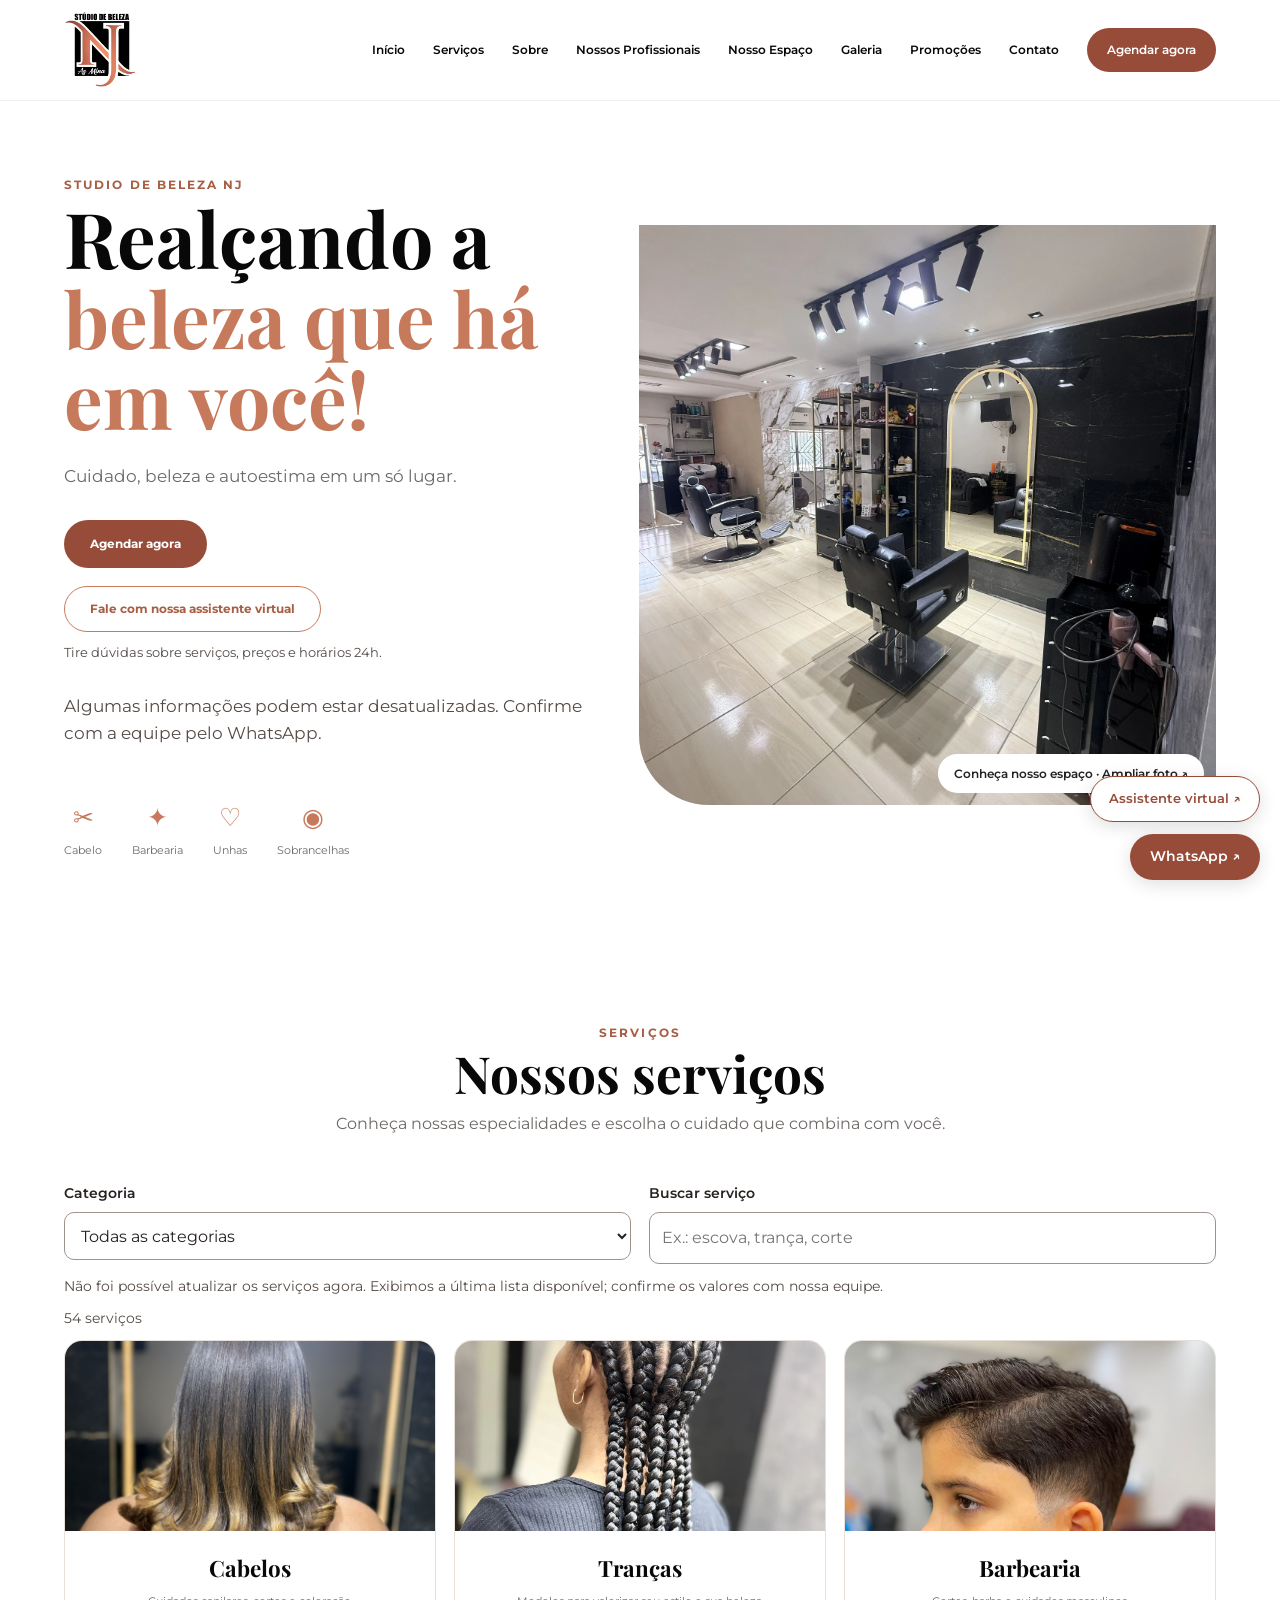
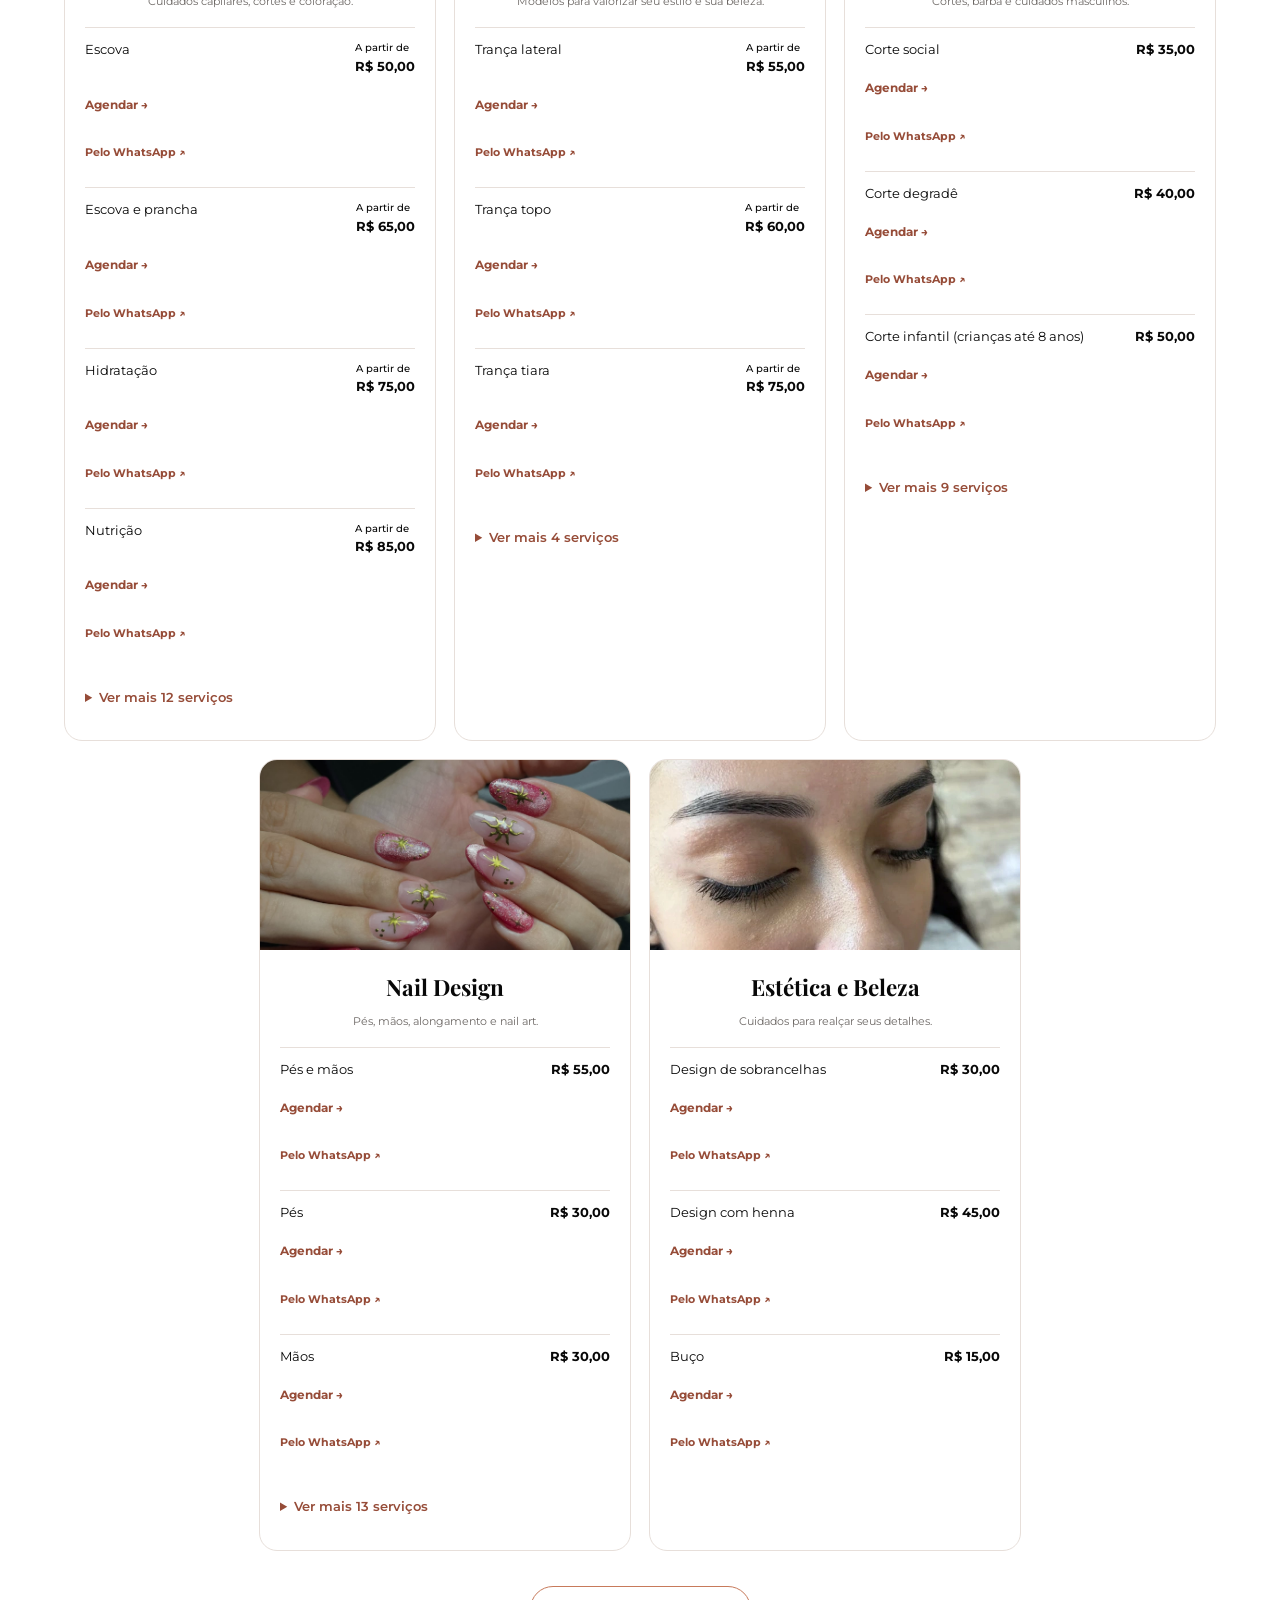
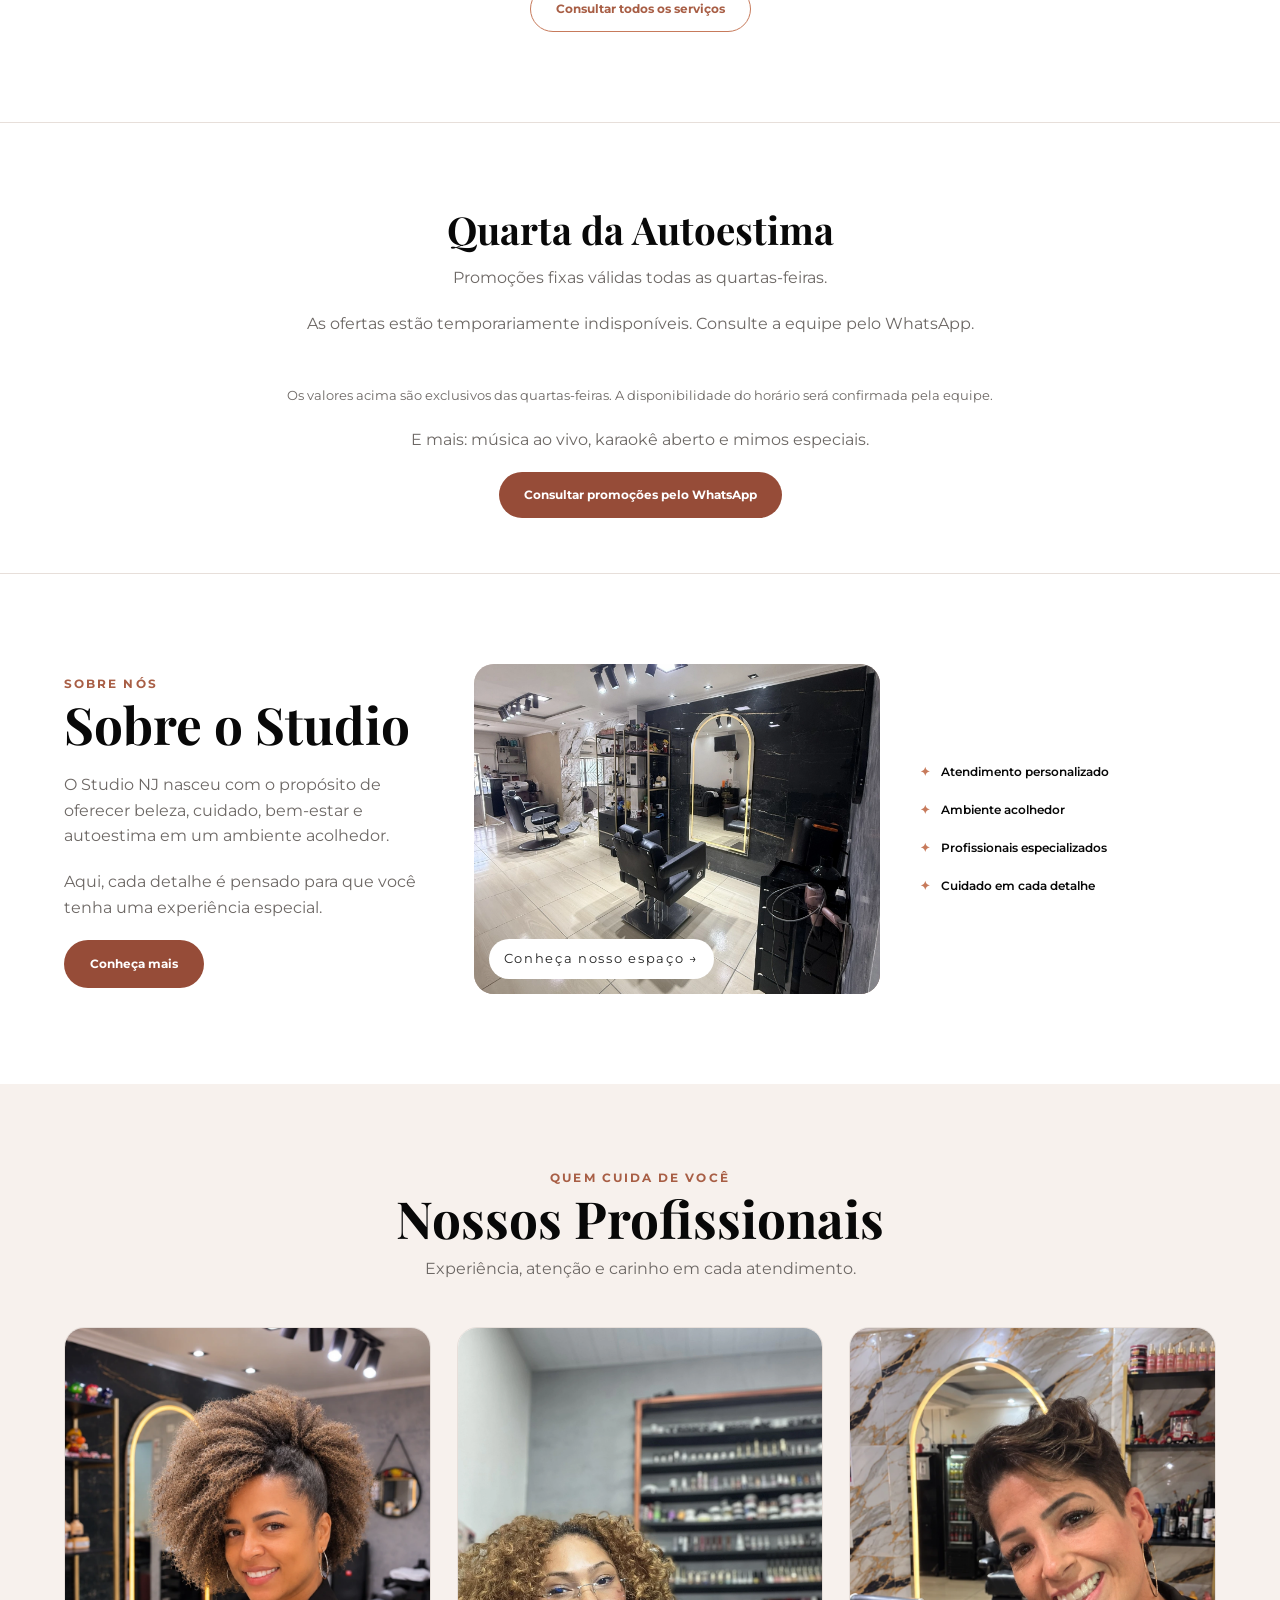
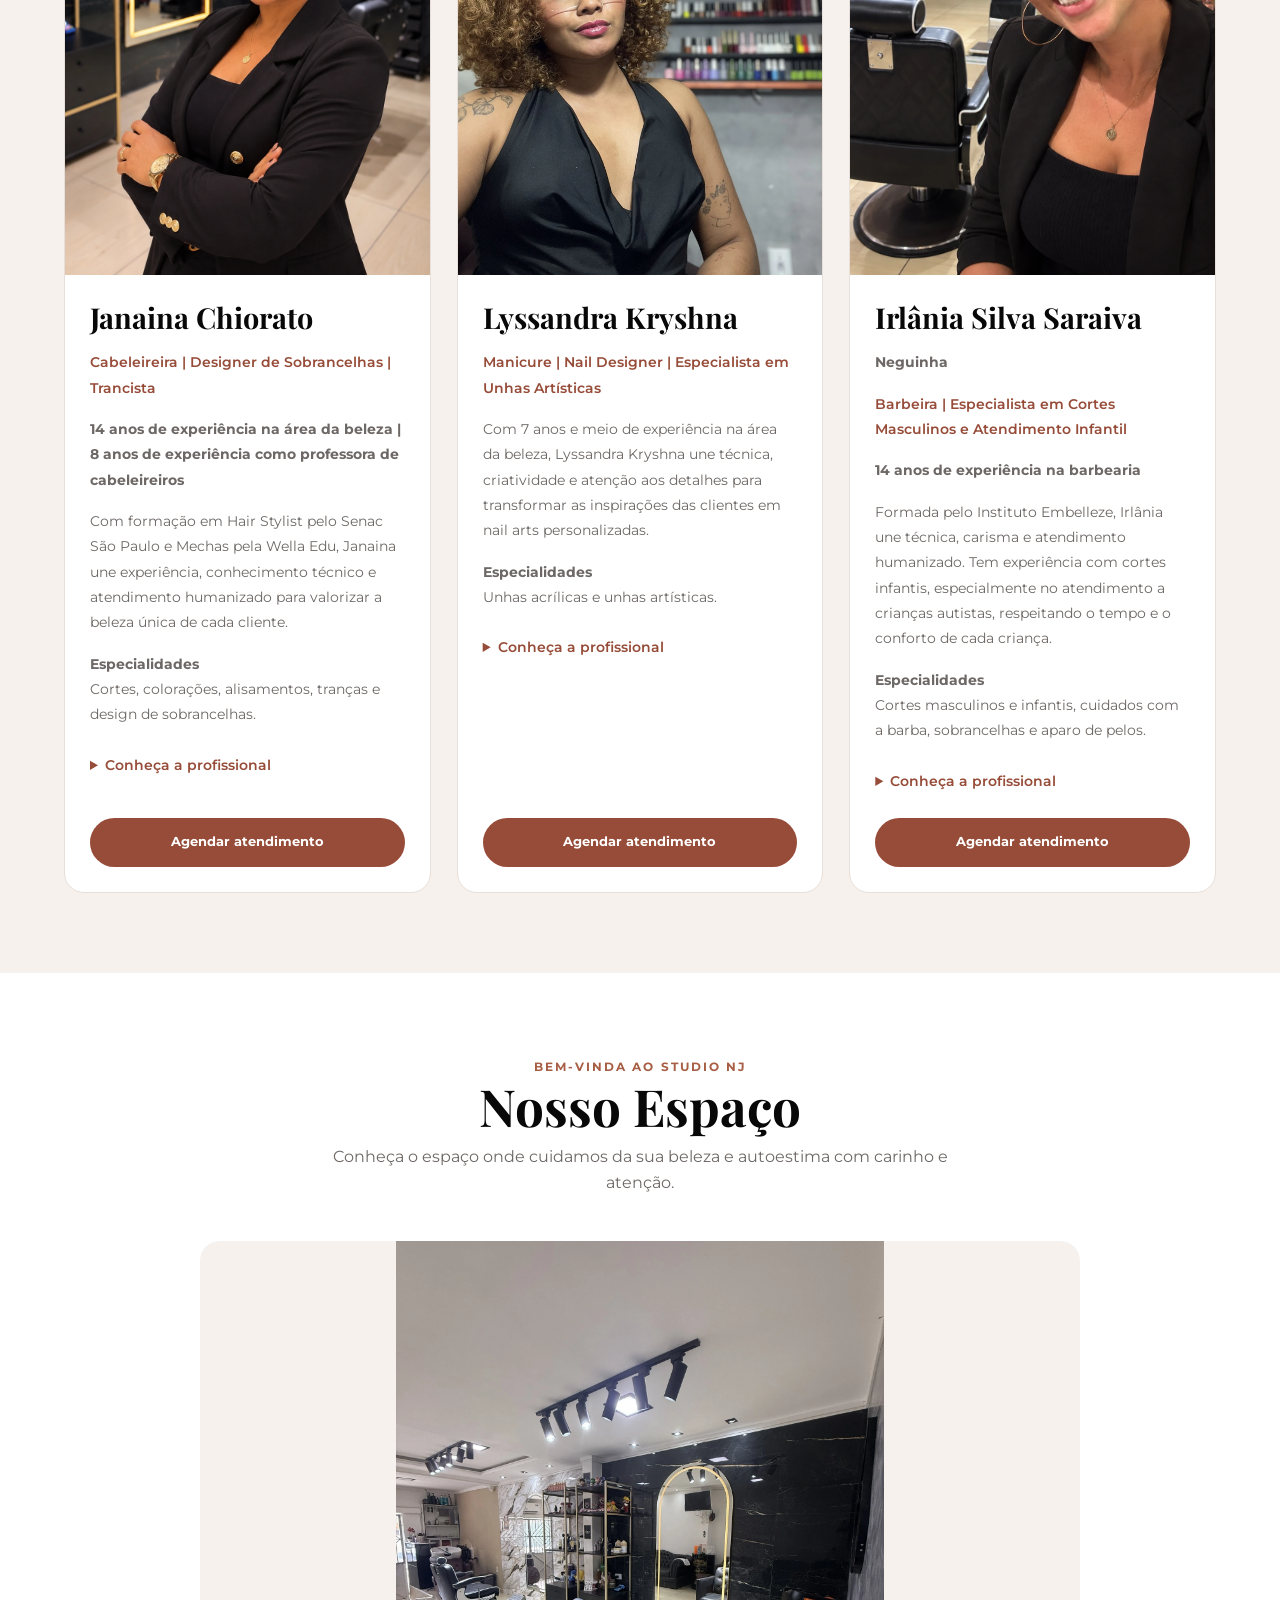
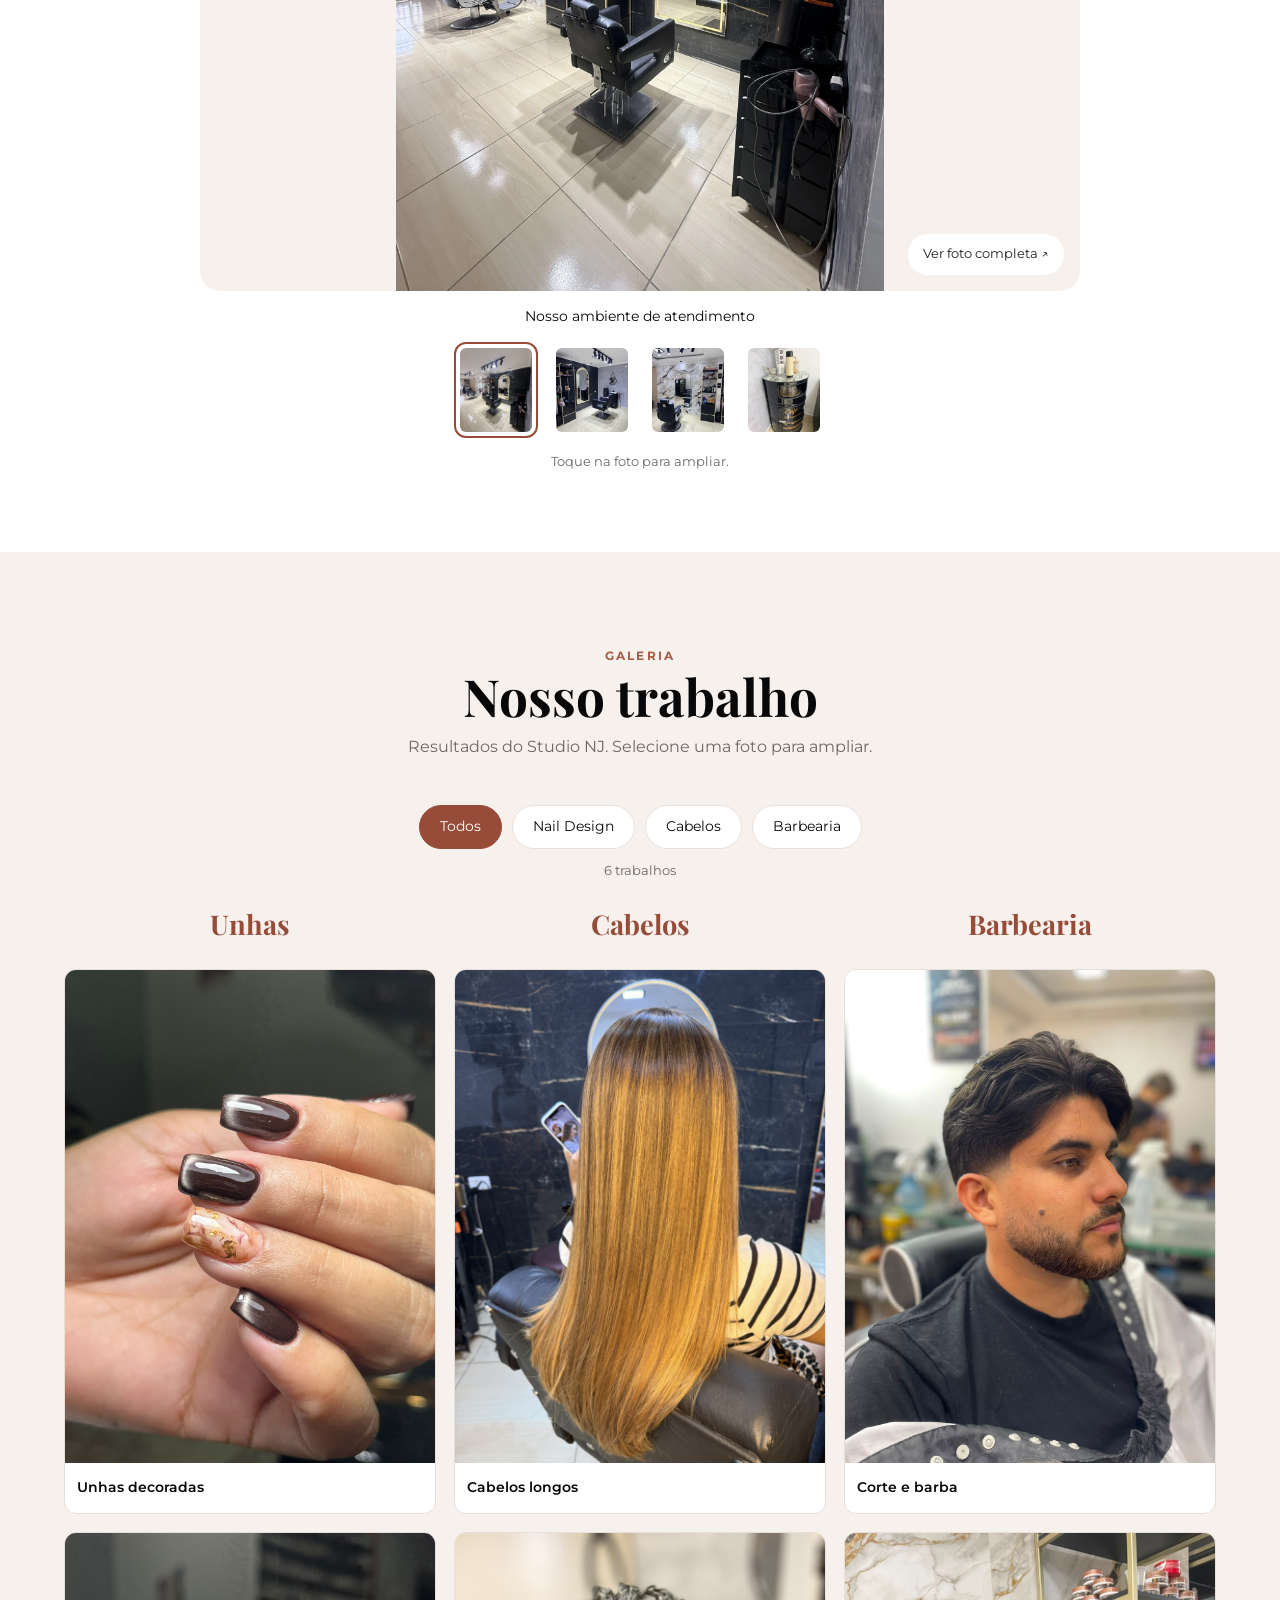
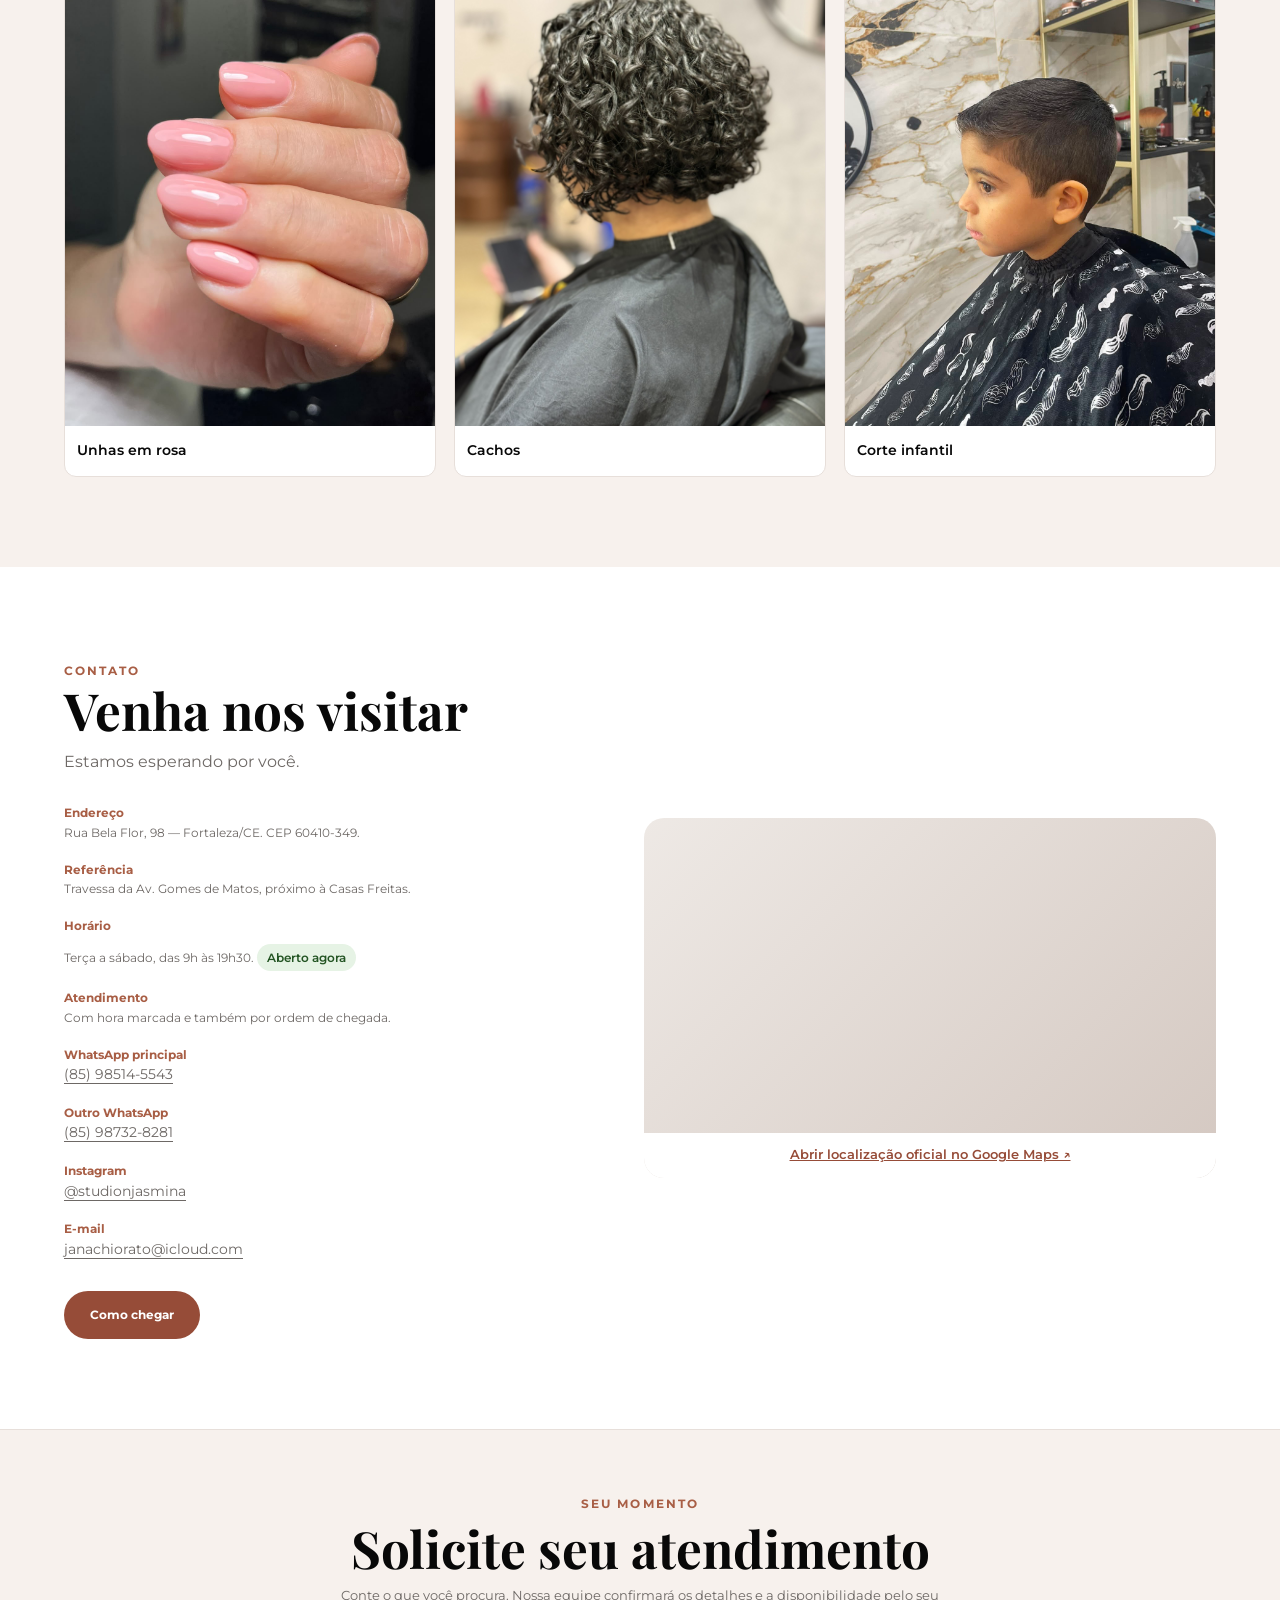
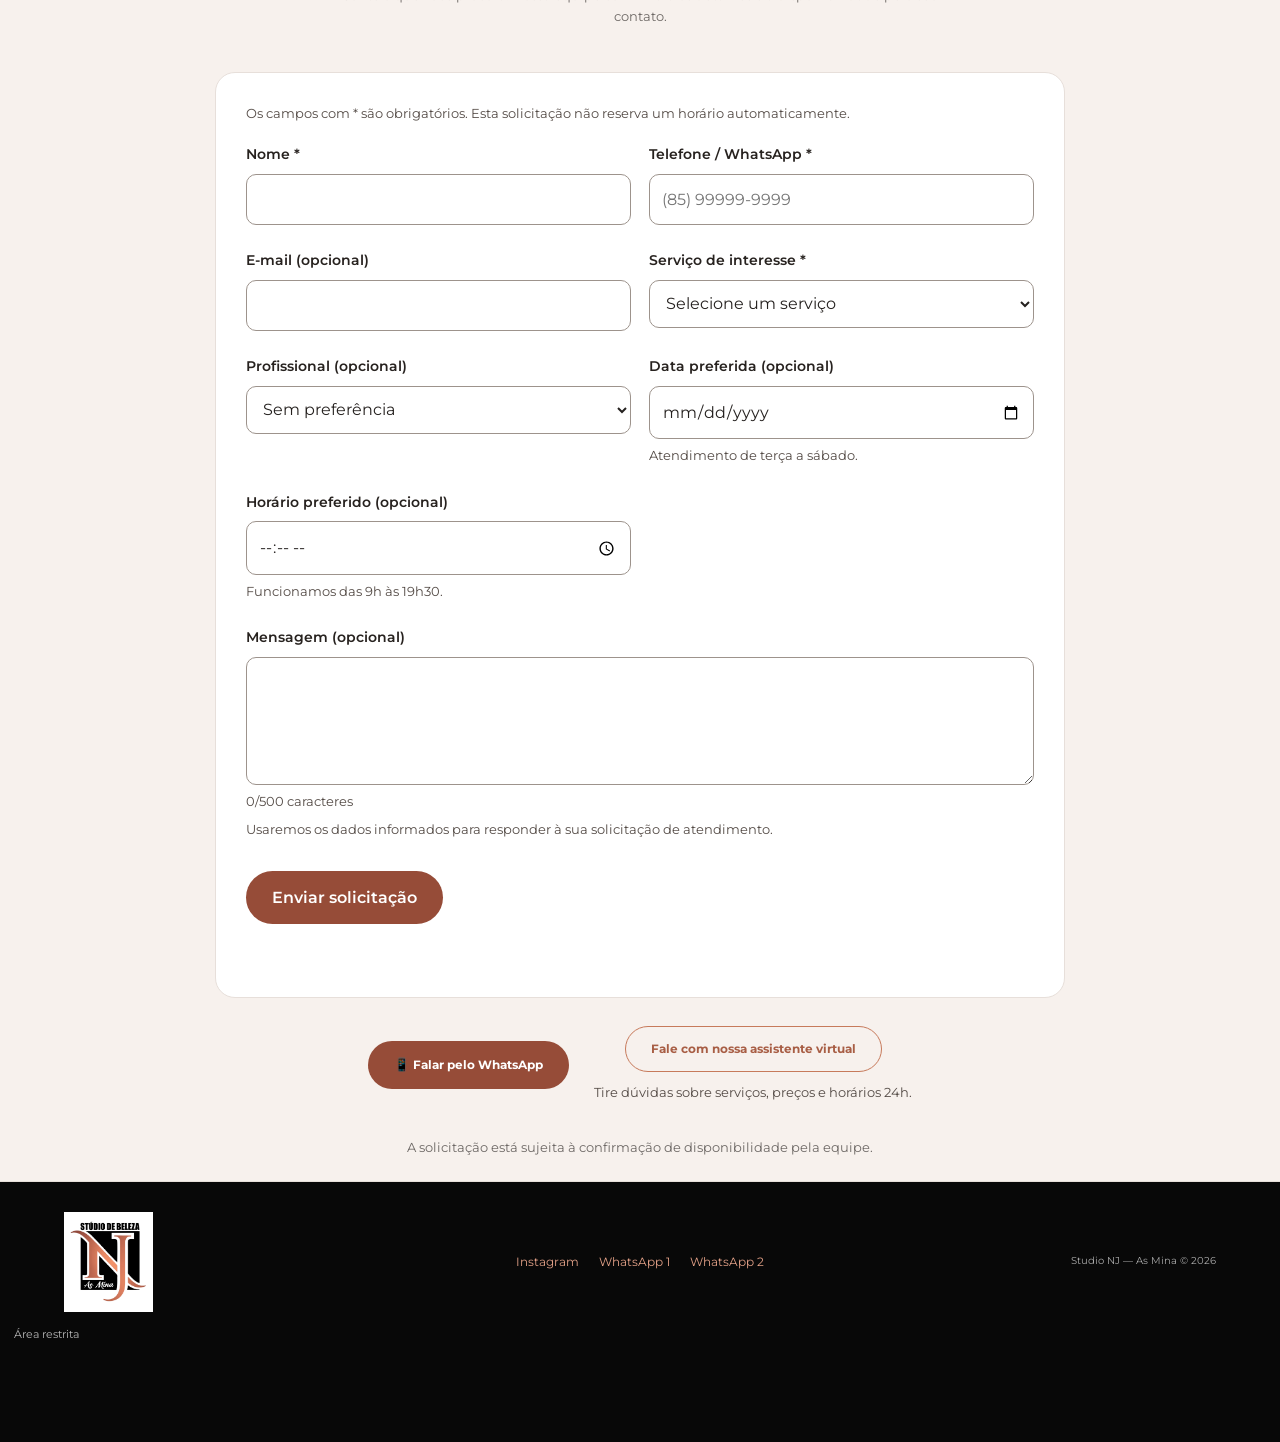
<file: index.html>
<!DOCTYPE html>

<html lang="pt-BR">
<head>
<meta charset="utf-8"/>
<meta content="width=device-width, initial-scale=1.0" name="viewport"/>
<meta content="Studio NJ – As Mina, em Fortaleza: cabelo, barbearia, unhas e sobrancelhas. Terça a sábado, das 9h às 19h30. Agende pelo WhatsApp." name="description"/>
<title>Studio NJ - As Mina</title>
<!-- FONTES -->
<link href="https://fonts.googleapis.com" rel="preconnect"/>
<link crossorigin="" href="https://fonts.gstatic.com" rel="preconnect"/>
<link href="https://fonts.googleapis.com/css2?family=Montserrat:wght@400;500;600;700&amp;family=Playfair+Display:wght@500;600;700&amp;display=swap" rel="stylesheet"/>
<!-- CSS -->
<link href="style.css" rel="stylesheet"/>
<link href="mina.css" rel="stylesheet"/>
<meta property="og:type" content="website"/>
<meta property="og:locale" content="pt_BR"/>
<meta property="og:site_name" content="Studio NJ – As Mina"/>
<meta property="og:title" content="Studio NJ – As Mina | Beleza em Fortaleza"/>
<meta property="og:description" content="Cabelos, tranças, barbearia, unhas e sobrancelhas. Solicite seu atendimento de terça a sábado, das 9h às 19h30."/>
<meta property="og:url" content="https://studio-nj-as-mina.janaaparecidachiorat.chatgpt.site/"/>
<meta property="og:image" content="https://studio-nj-as-mina.janaaparecidachiorat.chatgpt.site/imagens/logo-studio-nj.jpeg"/>
<meta property="og:image:alt" content="Logo do Studio NJ – As Mina"/>
<meta name="twitter:card" content="summary"/>
<link rel="icon" href="imagens/logo-studio-nj.jpeg"/>
<script type="application/ld+json">{"@context": "https://schema.org", "@type": "HairSalon", "name": "Studio NJ – As Mina", "url": "https://studio-nj-as-mina.janaaparecidachiorat.chatgpt.site", "image": "https://studio-nj-as-mina.janaaparecidachiorat.chatgpt.site/imagens/logo-studio-nj.jpeg", "telephone": "+5585985145543", "address": {"@type": "PostalAddress", "streetAddress": "Rua Bela Flor, 98", "addressLocality": "Fortaleza", "addressRegion": "CE", "postalCode": "60410-349", "addressCountry": "BR"}, "openingHoursSpecification": [{"@type": "OpeningHoursSpecification", "dayOfWeek": ["Tuesday", "Wednesday", "Thursday", "Friday", "Saturday"], "opens": "09:00", "closes": "19:30"}], "sameAs": ["https://www.instagram.com/studionjasmina/"]}</script>
</head>
<body><a class="pular-conteudo" href="#inicio">Pular para o conteúdo</a>
<!-- =========================
         CABEÇALHO
    ========================== -->
<header class="header">
<div class="container header-container">
<!-- LOGO -->
<a class="logo" href="#inicio">
<img alt="Studio de Beleza NJ As Mina" height="1172" src="imagens/logo-studio-nj.jpeg" width="1023"/>
</a>
<!-- MENU -->
<nav aria-label="Menu principal" class="menu" id="menu">
<a href="#inicio">Início</a>
<a href="#servicos">Serviços</a>
<a href="#sobre">Sobre</a>
<a href="#profissionais">Nossos Profissionais</a>
<a href="#espaco">Nosso Espaço</a>
<a href="#galeria">Galeria</a>
<a href="#promocoes">Promoções</a>
<a href="#contato">Contato</a>
<a class="botao-menu" href="#agendamento">
                    Agendar agora
                </a>
</nav>
<!-- BOTÃO MENU CELULAR -->
<button aria-controls="menu" aria-expanded="false" aria-label="Abrir menu" class="menu-mobile" id="menuMobile" type="button">

                ☰

            </button>
</div>
</header>
<main>
<!-- =========================
             HERO
        ========================== -->
<section class="hero" id="inicio">
<div class="container hero-container">
<div class="hero-text">
<span class="subtitulo">
                        STUDIO DE BELEZA NJ
                    </span>
<h1>Realçando a <span>beleza que há em você!</span></h1>
<p>
                        Cuidado, beleza e autoestima
                        em um só lugar.
                    </p>
<a class="botao-principal" href="#agendamento">

                        Agendar agora

                    </a><div class="assistente-chamada"><a class="botao-outline" data-assistente>Fale com nossa assistente virtual</a><p>Tire dúvidas sobre serviços, preços e horários 24h.</p></div>
<p id="slogan-studio" hidden></p>
<p id="aviso-studio" class="aviso-studio" role="status" hidden></p>
<p id="status-conteudo" class="status-servicos" role="status" hidden>Algumas informações podem estar desatualizadas. Confirme com a equipe pelo WhatsApp.</p>
<!-- SERVIÇOS RÁPIDOS -->
<div class="servicos-rapidos">
<div>
<span>✂</span>
<small>Cabelo</small>
</div>
<div>
<span>✦</span>
<small>Barbearia</small>
</div>
<div>
<span>♡</span>
<small>Unhas</small>
</div>
<div>
<span>◉</span>
<small>Sobrancelhas</small>
</div>
</div>
</div>
<!-- IMAGEM PRINCIPAL -->
<div class="hero-imagem">
<a class="foto-ambiente-principal" data-ampliar-ambiente href="imagens/ambiente-studio-nj.webp" target="_blank" rel="noopener noreferrer" aria-label="Ver foto completa do ambiente do Studio NJ – As Mina">
<img src="imagens/ambiente-studio-nj.webp" alt="Interior do Studio NJ – As Mina, com cadeiras de atendimento, espelhos iluminados e decoração preta e dourada" width="1536" height="2048" fetchpriority="high" decoding="async"/>
<span>Conheça nosso espaço · Ampliar foto ↗</span>
</a>
</div>
</div>
</section>
<!-- =========================
             SERVIÇOS
        ========================== -->
<section class="servicos" id="servicos">
<div class="container">
<div class="titulo-secao">
<span class="subtitulo">
                        SERVIÇOS
                    </span>
<h2>
                        Nossos serviços
                    </h2>
<p>
                        Conheça nossas especialidades
                        e escolha o cuidado que combina
                        com você.
                    </p>
</div>
<div class="controles-servicos">
<div><label for="filtro-servicos">Categoria</label><select id="filtro-servicos"><option value="">Todas as categorias</option><option>Cabelos</option><option>Tranças</option><option>Barbearia</option><option value="Unhas">Unhas</option><option value="Estética">Estética</option></select></div>
<div><label for="busca-servicos">Buscar serviço</label><input type="search" id="busca-servicos" placeholder="Ex.: escova, trança, corte" maxlength="100"/></div>
</div><p id="status-servicos" class="status-servicos" role="status"></p><p id="total-servicos" class="total-servicos" aria-live="polite"></p>
<div id="skeleton-servicos" class="skeleton-servicos" aria-hidden="true" hidden><span></span><span></span><span></span></div>
<div class="servicos-grid">
<!-- CABELO -->
<article class="card-servico">
<div class="foto-servico cabelo com-foto"><img alt="Cabelo visto de costas, com mechas douradas e pontas modeladas" decoding="async" height="2048" loading="lazy" src="imagens/cabelos-capa.jpg" width="1536"/></div>
<div class="conteudo-card">
<h3>Cabelos</h3>
<p>Cuidados capilares, cortes e coloração.</p>
<ul aria-label="Cuidados capilares e valores" class="precos-servicos tabela-cabelos"><li><span class="nome-servico">Escova</span><strong><small class="preco-a-partir">A partir de</small> R$ 50,00</strong><a aria-label="Agendar Escova" href="https://wa.me/5585985145543?text=Ol%C3%A1%21%20Vim%20pelo%20site%20do%20Studio%20NJ%20e%20gostaria%20de%20agendar%3A%20Escova.%20Valor%20anunciado%3A%20a%20partir%20de%20R%24%2050%2C00.%20Quais%20hor%C3%A1rios%20est%C3%A3o%20dispon%C3%ADveis%3F" rel="noopener noreferrer" target="_blank">Agendar →</a></li><li><span class="nome-servico">Escova e prancha</span><strong><small class="preco-a-partir">A partir de</small> R$ 65,00</strong><a aria-label="Agendar Escova e prancha" href="https://wa.me/5585985145543?text=Ol%C3%A1%21%20Vim%20pelo%20site%20do%20Studio%20NJ%20e%20gostaria%20de%20agendar%3A%20Escova%20e%20prancha.%20Valor%20anunciado%3A%20a%20partir%20de%20R%24%2065%2C00.%20Quais%20hor%C3%A1rios%20est%C3%A3o%20dispon%C3%ADveis%3F" rel="noopener noreferrer" target="_blank">Agendar →</a></li><li><span class="nome-servico">Hidratação</span><strong><small class="preco-a-partir">A partir de</small> R$ 75,00</strong><a aria-label="Agendar Hidratação" href="https://wa.me/5585985145543?text=Ol%C3%A1%21%20Vim%20pelo%20site%20do%20Studio%20NJ%20e%20gostaria%20de%20agendar%3A%20Hidrata%C3%A7%C3%A3o.%20Valor%20anunciado%3A%20a%20partir%20de%20R%24%2075%2C00.%20Quais%20hor%C3%A1rios%20est%C3%A3o%20dispon%C3%ADveis%3F" rel="noopener noreferrer" target="_blank">Agendar →</a></li><li><span class="nome-servico">Nutrição</span><strong><small class="preco-a-partir">A partir de</small> R$ 85,00</strong><a aria-label="Agendar Nutrição" href="https://wa.me/5585985145543?text=Ol%C3%A1%21%20Vim%20pelo%20site%20do%20Studio%20NJ%20e%20gostaria%20de%20agendar%3A%20Nutri%C3%A7%C3%A3o.%20Valor%20anunciado%3A%20a%20partir%20de%20R%24%2085%2C00.%20Quais%20hor%C3%A1rios%20est%C3%A3o%20dispon%C3%ADveis%3F" rel="noopener noreferrer" target="_blank">Agendar →</a></li></ul><details class="mais-servicos"><summary>Ver mais 12 serviços</summary><h4 class="subcategoria-servicos">Mais cuidados capilares</h4><ul aria-label="Mais cuidados capilares e valores" class="precos-servicos tabela-cabelos"><li><span class="nome-servico">Reconstrução</span><strong><small class="preco-a-partir">A partir de</small> R$ 90,00</strong><a aria-label="Agendar Reconstrução" href="https://wa.me/5585985145543?text=Ol%C3%A1%21%20Vim%20pelo%20site%20do%20Studio%20NJ%20e%20gostaria%20de%20agendar%3A%20Reconstru%C3%A7%C3%A3o.%20Valor%20anunciado%3A%20a%20partir%20de%20R%24%2090%2C00.%20Quais%20hor%C3%A1rios%20est%C3%A3o%20dispon%C3%ADveis%3F" rel="noopener noreferrer" target="_blank">Agendar →</a></li><li><span class="nome-servico">Cauterização</span><strong><small class="preco-a-partir">A partir de</small> R$ 100,00</strong><a aria-label="Agendar Cauterização" href="https://wa.me/5585985145543?text=Ol%C3%A1%21%20Vim%20pelo%20site%20do%20Studio%20NJ%20e%20gostaria%20de%20agendar%3A%20Cauteriza%C3%A7%C3%A3o.%20Valor%20anunciado%3A%20a%20partir%20de%20R%24%20100%2C00.%20Quais%20hor%C3%A1rios%20est%C3%A3o%20dispon%C3%ADveis%3F" rel="noopener noreferrer" target="_blank">Agendar →</a></li><li><span class="nome-servico">Botox</span><strong><small class="preco-a-partir">A partir de</small> R$ 120,00</strong><a aria-label="Agendar Botox" href="https://wa.me/5585985145543?text=Ol%C3%A1%21%20Vim%20pelo%20site%20do%20Studio%20NJ%20e%20gostaria%20de%20agendar%3A%20Botox.%20Valor%20anunciado%3A%20a%20partir%20de%20R%24%20120%2C00.%20Quais%20hor%C3%A1rios%20est%C3%A3o%20dispon%C3%ADveis%3F" rel="noopener noreferrer" target="_blank">Agendar →</a></li><li><span class="nome-servico">Escova inteligente</span><strong><small class="preco-a-partir">A partir de</small> R$ 200,00</strong><a aria-label="Agendar Escova inteligente" href="https://wa.me/5585985145543?text=Ol%C3%A1%21%20Vim%20pelo%20site%20do%20Studio%20NJ%20e%20gostaria%20de%20agendar%3A%20Escova%20inteligente.%20Valor%20anunciado%3A%20a%20partir%20de%20R%24%20200%2C00.%20Quais%20hor%C3%A1rios%20est%C3%A3o%20dispon%C3%ADveis%3F" rel="noopener noreferrer" target="_blank">Agendar →</a></li><li><span class="nome-servico">Escova orgânica</span><strong><small class="preco-a-partir">A partir de</small> R$ 250,00</strong><a aria-label="Agendar Escova orgânica" href="https://wa.me/5585985145543?text=Ol%C3%A1%21%20Vim%20pelo%20site%20do%20Studio%20NJ%20e%20gostaria%20de%20agendar%3A%20Escova%20org%C3%A2nica.%20Valor%20anunciado%3A%20a%20partir%20de%20R%24%20250%2C00.%20Quais%20hor%C3%A1rios%20est%C3%A3o%20dispon%C3%ADveis%3F" rel="noopener noreferrer" target="_blank">Agendar →</a></li><li><span class="nome-servico">Fitagem simples</span><strong>R$ 75,00</strong><a aria-label="Agendar Fitagem simples" href="https://wa.me/5585985145543?text=Ol%C3%A1%21%20Vim%20pelo%20site%20do%20Studio%20NJ%20e%20gostaria%20de%20agendar%3A%20Fitagem%20simples.%20Valor%20anunciado%3A%20R%24%2075%2C00.%20Quais%20hor%C3%A1rios%20est%C3%A3o%20dispon%C3%ADveis%3F" rel="noopener noreferrer" target="_blank">Agendar →</a></li><li><span class="nome-servico">Fitagem Premium</span><strong>R$ 95,00</strong><a aria-label="Agendar Fitagem Premium" href="https://wa.me/5585985145543?text=Ol%C3%A1%21%20Vim%20pelo%20site%20do%20Studio%20NJ%20e%20gostaria%20de%20agendar%3A%20Fitagem%20Premium.%20Valor%20anunciado%3A%20R%24%2095%2C00.%20Quais%20hor%C3%A1rios%20est%C3%A3o%20dispon%C3%ADveis%3F" rel="noopener noreferrer" target="_blank">Agendar →</a></li><li><span class="nome-servico">Design de corte feminino</span><strong>R$ 100,00</strong><a aria-label="Agendar Design de corte feminino" href="https://wa.me/5585985145543?text=Ol%C3%A1%21%20Vim%20pelo%20site%20do%20Studio%20NJ%20e%20gostaria%20de%20agendar%3A%20Design%20de%20corte%20feminino.%20Valor%20anunciado%3A%20R%24%20100%2C00.%20Quais%20hor%C3%A1rios%20est%C3%A3o%20dispon%C3%ADveis%3F" rel="noopener noreferrer" target="_blank">Agendar →</a></li><li><span class="nome-servico">Algoterapia</span><strong><small class="preco-a-partir">A partir de</small> R$ 130,00</strong><a aria-label="Agendar Algoterapia" href="https://wa.me/5585985145543?text=Ol%C3%A1%21%20Vim%20pelo%20site%20do%20Studio%20NJ%20e%20gostaria%20de%20agendar%3A%20Algoterapia.%20Valor%20anunciado%3A%20a%20partir%20de%20R%24%20130%2C00.%20Quais%20hor%C3%A1rios%20est%C3%A3o%20dispon%C3%ADveis%3F" rel="noopener noreferrer" target="_blank">Agendar →</a></li></ul><h4 class="subcategoria-servicos">Coloração</h4><ul aria-label="Coloração e valores" class="precos-servicos tabela-cabelos"><li><span class="nome-servico">Aplicação de coloração</span><strong><small class="preco-a-partir">A partir de</small> R$ 60,00</strong><a aria-label="Agendar Aplicação de coloração" href="https://wa.me/5585985145543?text=Ol%C3%A1%21%20Vim%20pelo%20site%20do%20Studio%20NJ%20e%20gostaria%20de%20agendar%3A%20Aplica%C3%A7%C3%A3o%20de%20colora%C3%A7%C3%A3o.%20Valor%20anunciado%3A%20a%20partir%20de%20R%24%2060%2C00.%20Quais%20hor%C3%A1rios%20est%C3%A3o%20dispon%C3%ADveis%3F" rel="noopener noreferrer" target="_blank">Agendar →</a></li><li><span class="nome-servico">Coloração</span><strong><small class="preco-a-partir">A partir de</small> R$ 120,00</strong><a aria-label="Agendar Coloração" href="https://wa.me/5585985145543?text=Ol%C3%A1%21%20Vim%20pelo%20site%20do%20Studio%20NJ%20e%20gostaria%20de%20agendar%3A%20Colora%C3%A7%C3%A3o.%20Valor%20anunciado%3A%20a%20partir%20de%20R%24%20120%2C00.%20Quais%20hor%C3%A1rios%20est%C3%A3o%20dispon%C3%ADveis%3F" rel="noopener noreferrer" target="_blank">Agendar →</a></li><li><span class="nome-servico">Mechas</span><strong class="preco-avaliacao">Valor após avaliação</strong><a aria-label="Solicitar avaliação para Mechas" href="https://wa.me/5585985145543?text=Ol%C3%A1%21%20Vim%20pelo%20site%20do%20Studio%20NJ%20e%20gostaria%20de%20solicitar%20uma%20avalia%C3%A7%C3%A3o%20para%3A%20Mechas.%20O%20valor%20%C3%A9%20definido%20ap%C3%B3s%20avalia%C3%A7%C3%A3o.%20Quais%20hor%C3%A1rios%20est%C3%A3o%20dispon%C3%ADveis%3F" rel="noopener noreferrer" target="_blank">Solicitar avaliação →</a></li></ul></details></div>
</article>
<article class="card-servico" id="servico-trancas">
<div class="foto-servico trancas com-foto"><img alt="Tranças rentes ao couro cabeludo com comprimento longo, vistas de costas" src="imagens/trancas-capa.webp" width="1152" height="1536" loading="lazy" decoding="async"/></div>
<div class="conteudo-card">
<h3>Tranças</h3>
<p>Modelos para valorizar seu estilo e sua beleza.</p>
<ul aria-label="Tranças e valores" class="precos-servicos tabela-trancas"><li><span class="nome-servico">Trança lateral</span><strong><small class="preco-a-partir">A partir de</small> R$ 55,00</strong><a aria-label="Agendar Trança lateral" href="https://wa.me/5585985145543?text=Ol%C3%A1%21%20Vim%20pelo%20site%20do%20Studio%20NJ%20e%20gostaria%20de%20agendar%3A%20Tran%C3%A7a%20lateral.%20Valor%20anunciado%3A%20a%20partir%20de%20R%24%2055%2C00.%20Quais%20hor%C3%A1rios%20est%C3%A3o%20dispon%C3%ADveis%3F" rel="noopener noreferrer" target="_blank">Agendar →</a></li><li><span class="nome-servico">Trança topo</span><strong><small class="preco-a-partir">A partir de</small> R$ 60,00</strong><a aria-label="Agendar Trança topo" href="https://wa.me/5585985145543?text=Ol%C3%A1%21%20Vim%20pelo%20site%20do%20Studio%20NJ%20e%20gostaria%20de%20agendar%3A%20Tran%C3%A7a%20topo.%20Valor%20anunciado%3A%20a%20partir%20de%20R%24%2060%2C00.%20Quais%20hor%C3%A1rios%20est%C3%A3o%20dispon%C3%ADveis%3F" rel="noopener noreferrer" target="_blank">Agendar →</a></li><li><span class="nome-servico">Trança tiara</span><strong><small class="preco-a-partir">A partir de</small> R$ 75,00</strong><a aria-label="Agendar Trança tiara" href="https://wa.me/5585985145543?text=Ol%C3%A1%21%20Vim%20pelo%20site%20do%20Studio%20NJ%20e%20gostaria%20de%20agendar%3A%20Tran%C3%A7a%20tiara.%20Valor%20anunciado%3A%20a%20partir%20de%20R%24%2075%2C00.%20Quais%20hor%C3%A1rios%20est%C3%A3o%20dispon%C3%ADveis%3F" rel="noopener noreferrer" target="_blank">Agendar →</a></li></ul>
<details class="mais-servicos"><summary>Ver mais 4 serviços</summary><ul aria-label="Mais tranças e valores" class="precos-servicos tabela-trancas"><li><span class="nome-servico">Trança princesa</span><strong><small class="preco-a-partir">A partir de</small> R$ 90,00</strong><a aria-label="Agendar Trança princesa" href="https://wa.me/5585985145543?text=Ol%C3%A1%21%20Vim%20pelo%20site%20do%20Studio%20NJ%20e%20gostaria%20de%20agendar%3A%20Tran%C3%A7a%20princesa.%20Valor%20anunciado%3A%20a%20partir%20de%20R%24%2090%2C00.%20Quais%20hor%C3%A1rios%20est%C3%A3o%20dispon%C3%ADveis%3F" rel="noopener noreferrer" target="_blank">Agendar →</a></li><li><span class="nome-servico">Trança boxeadora</span><strong><small class="preco-a-partir">A partir de</small> R$ 110,00</strong><a aria-label="Agendar Trança boxeadora" href="https://wa.me/5585985145543?text=Ol%C3%A1%21%20Vim%20pelo%20site%20do%20Studio%20NJ%20e%20gostaria%20de%20agendar%3A%20Tran%C3%A7a%20boxeadora.%20Valor%20anunciado%3A%20a%20partir%20de%20R%24%20110%2C00.%20Quais%20hor%C3%A1rios%20est%C3%A3o%20dispon%C3%ADveis%3F" rel="noopener noreferrer" target="_blank">Agendar →</a></li><li><span class="nome-servico">Trança Nagê ou Ghanna</span><strong><small class="preco-a-partir">A partir de</small> R$ 150,00</strong><a aria-label="Agendar Trança Nagê ou Ghanna" href="https://wa.me/5585985145543?text=Ol%C3%A1%21%20Vim%20pelo%20site%20do%20Studio%20NJ%20e%20gostaria%20de%20agendar%3A%20Tran%C3%A7a%20Nag%C3%AA%20ou%20Ghanna.%20Valor%20anunciado%3A%20a%20partir%20de%20R%24%20150%2C00.%20Quais%20hor%C3%A1rios%20est%C3%A3o%20dispon%C3%ADveis%3F" rel="noopener noreferrer" target="_blank">Agendar →</a></li><li><span class="nome-servico">Tranças soltas</span><strong><small class="preco-a-partir">A partir de</small> R$ 400,00</strong><a aria-label="Agendar Tranças soltas" href="https://wa.me/5585985145543?text=Ol%C3%A1%21%20Vim%20pelo%20site%20do%20Studio%20NJ%20e%20gostaria%20de%20agendar%3A%20Tran%C3%A7as%20soltas.%20Valor%20anunciado%3A%20a%20partir%20de%20R%24%20400%2C00.%20Quais%20hor%C3%A1rios%20est%C3%A3o%20dispon%C3%ADveis%3F" rel="noopener noreferrer" target="_blank">Agendar →</a></li></ul></details>
</div>
</article>
<!-- BARBEARIA -->
<article class="card-servico">
<div class="foto-servico barbearia com-foto"><img alt="Corte infantil com laterais em degradê e topo penteado de lado" decoding="async" height="1600" loading="lazy" src="imagens/barbearia-capa.jpeg" width="1200"/></div>
<div class="conteudo-card">
<h3>
                                Barbearia
                            </h3>
<p>Cortes, barba e cuidados masculinos.</p>
<ul aria-label="Cortes e valores de Barbearia" class="precos-servicos tabela-barbearia"><li><span class="nome-servico">Corte social</span><strong>R$ 35,00</strong><a aria-label="Agendar Corte social" href="https://wa.me/5585985145543?text=Ol%C3%A1%21%20Vim%20pelo%20site%20do%20Studio%20NJ%20e%20gostaria%20de%20agendar%3A%20Corte%20social.%20Valor%20anunciado%3A%20R%24%2035%2C00.%20Quais%20hor%C3%A1rios%20est%C3%A3o%20dispon%C3%ADveis%3F" rel="noopener noreferrer" target="_blank">Agendar →</a></li><li><span class="nome-servico">Corte degradê</span><strong>R$ 40,00</strong><a aria-label="Agendar Corte degradê" href="https://wa.me/5585985145543?text=Ol%C3%A1%21%20Vim%20pelo%20site%20do%20Studio%20NJ%20e%20gostaria%20de%20agendar%3A%20Corte%20degrad%C3%AA.%20Valor%20anunciado%3A%20R%24%2040%2C00.%20Quais%20hor%C3%A1rios%20est%C3%A3o%20dispon%C3%ADveis%3F" rel="noopener noreferrer" target="_blank">Agendar →</a></li><li><span class="nome-servico">Corte infantil (crianças até 8 anos)</span><strong>R$ 50,00</strong><a aria-label="Agendar Corte infantil (crianças até 8 anos)" href="https://wa.me/5585985145543?text=Ol%C3%A1%21%20Vim%20pelo%20site%20do%20Studio%20NJ%20e%20gostaria%20de%20agendar%3A%20Corte%20infantil%20%28crian%C3%A7as%20at%C3%A9%208%20anos%29.%20Valor%20anunciado%3A%20R%24%2050%2C00.%20Quais%20hor%C3%A1rios%20est%C3%A3o%20dispon%C3%ADveis%3F" rel="noopener noreferrer" target="_blank">Agendar →</a></li></ul><details class="mais-servicos"><summary>Ver mais 9 serviços</summary><ul aria-label="Mais serviços e valores de Barbearia" class="precos-servicos tabela-barbearia"><li><span class="nome-servico">Barba simples</span><strong>R$ 30,00</strong><a aria-label="Agendar Barba simples" href="https://wa.me/5585985145543?text=Ol%C3%A1%21%20Vim%20pelo%20site%20do%20Studio%20NJ%20e%20gostaria%20de%20agendar%3A%20Barba%20simples.%20Valor%20anunciado%3A%20R%24%2030%2C00.%20Quais%20hor%C3%A1rios%20est%C3%A3o%20dispon%C3%ADveis%3F" rel="noopener noreferrer" target="_blank">Agendar →</a></li><li><span class="nome-servico">Barba com toalha quente</span><strong>R$ 40,00</strong><a aria-label="Agendar Barba com toalha quente" href="https://wa.me/5585985145543?text=Ol%C3%A1%21%20Vim%20pelo%20site%20do%20Studio%20NJ%20e%20gostaria%20de%20agendar%3A%20Barba%20com%20toalha%20quente.%20Valor%20anunciado%3A%20R%24%2040%2C00.%20Quais%20hor%C3%A1rios%20est%C3%A3o%20dispon%C3%ADveis%3F" rel="noopener noreferrer" target="_blank">Agendar →</a></li><li><span class="nome-servico">Sobrancelha na navalha</span><strong>R$ 20,00</strong><a aria-label="Agendar Sobrancelha na navalha" href="https://wa.me/5585985145543?text=Ol%C3%A1%21%20Vim%20pelo%20site%20do%20Studio%20NJ%20e%20gostaria%20de%20agendar%3A%20Sobrancelha%20na%20navalha.%20Valor%20anunciado%3A%20R%24%2020%2C00.%20Quais%20hor%C3%A1rios%20est%C3%A3o%20dispon%C3%ADveis%3F" rel="noopener noreferrer" target="_blank">Agendar →</a></li><li><span class="nome-servico">Depilação de nariz</span><strong>R$ 15,00</strong><a aria-label="Agendar Depilação de nariz" href="https://wa.me/5585985145543?text=Ol%C3%A1%21%20Vim%20pelo%20site%20do%20Studio%20NJ%20e%20gostaria%20de%20agendar%3A%20Depila%C3%A7%C3%A3o%20de%20nariz.%20Valor%20anunciado%3A%20R%24%2015%2C00.%20Quais%20hor%C3%A1rios%20est%C3%A3o%20dispon%C3%ADveis%3F" rel="noopener noreferrer" target="_blank">Agendar →</a></li><li><span class="nome-servico">Depilação de orelha</span><strong>R$ 15,00</strong><a aria-label="Agendar Depilação de orelha" href="https://wa.me/5585985145543?text=Ol%C3%A1%21%20Vim%20pelo%20site%20do%20Studio%20NJ%20e%20gostaria%20de%20agendar%3A%20Depila%C3%A7%C3%A3o%20de%20orelha.%20Valor%20anunciado%3A%20R%24%2015%2C00.%20Quais%20hor%C3%A1rios%20est%C3%A3o%20dispon%C3%ADveis%3F" rel="noopener noreferrer" target="_blank">Agendar →</a></li><li><span class="nome-servico">Botox capilar masculino</span><strong><small class="preco-a-partir">A partir de</small> R$ 70,00</strong><a aria-label="Agendar Botox capilar masculino" href="https://wa.me/5585985145543?text=Ol%C3%A1%21%20Vim%20pelo%20site%20do%20Studio%20NJ%20e%20gostaria%20de%20agendar%3A%20Botox%20capilar%20masculino.%20Valor%20anunciado%3A%20a%20partir%20de%20R%24%2070%2C00.%20Quais%20hor%C3%A1rios%20est%C3%A3o%20dispon%C3%ADveis%3F" rel="noopener noreferrer" target="_blank">Agendar →</a></li><li><span class="nome-servico">Inteligente masculina</span><strong><small class="preco-a-partir">A partir de</small> R$ 90,00</strong><a aria-label="Agendar Inteligente masculina" href="https://wa.me/5585985145543?text=Ol%C3%A1%21%20Vim%20pelo%20site%20do%20Studio%20NJ%20e%20gostaria%20de%20agendar%3A%20Inteligente%20masculina.%20Valor%20anunciado%3A%20a%20partir%20de%20R%24%2090%2C00.%20Quais%20hor%C3%A1rios%20est%C3%A3o%20dispon%C3%ADveis%3F" rel="noopener noreferrer" target="_blank">Agendar →</a></li><li><span class="nome-servico">Luzes masculinas</span><strong><small class="preco-a-partir">A partir de</small> R$ 90,00</strong><a aria-label="Agendar Luzes masculinas" href="https://wa.me/5585985145543?text=Ol%C3%A1%21%20Vim%20pelo%20site%20do%20Studio%20NJ%20e%20gostaria%20de%20agendar%3A%20Luzes%20masculinas.%20Valor%20anunciado%3A%20a%20partir%20de%20R%24%2090%2C00.%20Quais%20hor%C3%A1rios%20est%C3%A3o%20dispon%C3%ADveis%3F" rel="noopener noreferrer" target="_blank">Agendar →</a></li><li><span class="nome-servico">Tranças masculinas</span><strong><small class="preco-a-partir">A partir de</small> R$ 130,00</strong><a aria-label="Agendar Tranças masculinas" href="https://wa.me/5585985145543?text=Ol%C3%A1%21%20Vim%20pelo%20site%20do%20Studio%20NJ%20e%20gostaria%20de%20agendar%3A%20Tran%C3%A7as%20masculinas.%20Valor%20anunciado%3A%20a%20partir%20de%20R%24%20130%2C00.%20Quais%20hor%C3%A1rios%20est%C3%A3o%20dispon%C3%ADveis%3F" rel="noopener noreferrer" target="_blank">Agendar →</a></li></ul></details></div>
</article>
<!-- NAIL DESIGN -->
<article class="card-servico">
<div class="foto-servico unhas com-foto"><img alt="Unhas decoradas em rosa e nude, com brilho e detalhes dourados em formato de estrelas" decoding="async" height="1200" loading="lazy" src="imagens/nail-design-capa.jpeg" width="1600"/></div>
<div class="conteudo-card">
<h3>
                                Nail Design
                            </h3>
<p>Pés, mãos, alongamento e nail art.</p>
<ul aria-label="Pés e mãos: serviços e valores" class="precos-servicos tabela-unhas"><li><span class="nome-servico">Pés e mãos</span><strong>R$ 55,00</strong><a aria-label="Agendar Pés e mãos por R$ 55,00" href="https://wa.me/5585985145543?text=Ol%C3%A1%21%20Vim%20pelo%20site%20do%20Studio%20NJ%20e%20gostaria%20de%20agendar%3A%20P%C3%A9s%20e%20m%C3%A3os.%20Valor%20anunciado%3A%20R%24%2055%2C00.%20Quais%20hor%C3%A1rios%20est%C3%A3o%20dispon%C3%ADveis%3F" rel="noopener noreferrer" target="_blank">Agendar →</a></li><li><span class="nome-servico">Pés</span><strong>R$ 30,00</strong><a aria-label="Agendar Pés por R$ 30,00" href="https://wa.me/5585985145543?text=Ol%C3%A1%21%20Vim%20pelo%20site%20do%20Studio%20NJ%20e%20gostaria%20de%20agendar%3A%20P%C3%A9s.%20Valor%20anunciado%3A%20R%24%2030%2C00.%20Quais%20hor%C3%A1rios%20est%C3%A3o%20dispon%C3%ADveis%3F" rel="noopener noreferrer" target="_blank">Agendar →</a></li><li><span class="nome-servico">Mãos</span><strong>R$ 30,00</strong><a aria-label="Agendar Mãos por R$ 30,00" href="https://wa.me/5585985145543?text=Ol%C3%A1%21%20Vim%20pelo%20site%20do%20Studio%20NJ%20e%20gostaria%20de%20agendar%3A%20M%C3%A3os.%20Valor%20anunciado%3A%20R%24%2030%2C00.%20Quais%20hor%C3%A1rios%20est%C3%A3o%20dispon%C3%ADveis%3F" rel="noopener noreferrer" target="_blank">Agendar →</a></li></ul><details class="mais-servicos"><summary>Ver mais 13 serviços</summary><h4 class="subcategoria-servicos">Cuidados dos pés</h4><ul aria-label="Cuidados dos pés e valores" class="precos-servicos tabela-unhas"><li><span class="nome-servico">Spa dos pés</span><strong>R$ 60,00</strong><a aria-label="Agendar Spa dos pés por R$ 60,00" href="https://wa.me/5585985145543?text=Ol%C3%A1%21%20Vim%20pelo%20site%20do%20Studio%20NJ%20e%20gostaria%20de%20agendar%3A%20Spa%20dos%20p%C3%A9s.%20Valor%20anunciado%3A%20R%24%2060%2C00.%20Quais%20hor%C3%A1rios%20est%C3%A3o%20dispon%C3%ADveis%3F" rel="noopener noreferrer" target="_blank">Agendar →</a></li><li><span class="nome-servico">Plástica dos pés</span><strong>R$ 80,00</strong><a aria-label="Agendar Plástica dos pés por R$ 80,00" href="https://wa.me/5585985145543?text=Ol%C3%A1%21%20Vim%20pelo%20site%20do%20Studio%20NJ%20e%20gostaria%20de%20agendar%3A%20Pl%C3%A1stica%20dos%20p%C3%A9s.%20Valor%20anunciado%3A%20R%24%2080%2C00.%20Quais%20hor%C3%A1rios%20est%C3%A3o%20dispon%C3%ADveis%3F" rel="noopener noreferrer" target="_blank">Agendar →</a></li><li><span class="nome-servico">Plástica + spa</span><strong>R$ 95,00</strong><a aria-label="Agendar Plástica + spa por R$ 95,00" href="https://wa.me/5585985145543?text=Ol%C3%A1%21%20Vim%20pelo%20site%20do%20Studio%20NJ%20e%20gostaria%20de%20agendar%3A%20Pl%C3%A1stica%20%2B%20spa.%20Valor%20anunciado%3A%20R%24%2095%2C00.%20Quais%20hor%C3%A1rios%20est%C3%A3o%20dispon%C3%ADveis%3F" rel="noopener noreferrer" target="_blank">Agendar →</a></li><li><span class="nome-servico">Pés + francesinha</span><strong>R$ 35,00</strong><a aria-label="Agendar Pés + francesinha por R$ 35,00" href="https://wa.me/5585985145543?text=Ol%C3%A1%21%20Vim%20pelo%20site%20do%20Studio%20NJ%20e%20gostaria%20de%20agendar%3A%20P%C3%A9s%20%2B%20francesinha.%20Valor%20anunciado%3A%20R%24%2035%2C00.%20Quais%20hor%C3%A1rios%20est%C3%A3o%20dispon%C3%ADveis%3F" rel="noopener noreferrer" target="_blank">Agendar →</a></li></ul><h4 class="subcategoria-servicos">Alongamento e esmaltação</h4><ul aria-label="Alongamento e esmaltação e valores" class="precos-servicos tabela-unhas"><li><span class="nome-servico">Alongamento acrílico</span><strong>R$ 130,00</strong><a aria-label="Agendar Alongamento acrílico por R$ 130,00" href="https://wa.me/5585985145543?text=Ol%C3%A1%21%20Vim%20pelo%20site%20do%20Studio%20NJ%20e%20gostaria%20de%20agendar%3A%20Alongamento%20acr%C3%ADlico.%20Valor%20anunciado%3A%20R%24%20130%2C00.%20Quais%20hor%C3%A1rios%20est%C3%A3o%20dispon%C3%ADveis%3F" rel="noopener noreferrer" target="_blank">Agendar →</a></li><li><span class="nome-servico">Manutenção</span><strong>R$ 100,00</strong><a aria-label="Agendar Manutenção por R$ 100,00" href="https://wa.me/5585985145543?text=Ol%C3%A1%21%20Vim%20pelo%20site%20do%20Studio%20NJ%20e%20gostaria%20de%20agendar%3A%20Manuten%C3%A7%C3%A3o.%20Valor%20anunciado%3A%20R%24%20100%2C00.%20Quais%20hor%C3%A1rios%20est%C3%A3o%20dispon%C3%ADveis%3F" rel="noopener noreferrer" target="_blank">Agendar →</a></li><li><span class="nome-servico">Banho acrílico</span><strong>R$ 105,00</strong><a aria-label="Agendar Banho acrílico por R$ 105,00" href="https://wa.me/5585985145543?text=Ol%C3%A1%21%20Vim%20pelo%20site%20do%20Studio%20NJ%20e%20gostaria%20de%20agendar%3A%20Banho%20acr%C3%ADlico.%20Valor%20anunciado%3A%20R%24%20105%2C00.%20Quais%20hor%C3%A1rios%20est%C3%A3o%20dispon%C3%ADveis%3F" rel="noopener noreferrer" target="_blank">Agendar →</a></li><li><span class="nome-servico">Esmaltação em gel</span><strong>R$ 60,00</strong><a aria-label="Agendar Esmaltação em gel por R$ 60,00" href="https://wa.me/5585985145543?text=Ol%C3%A1%21%20Vim%20pelo%20site%20do%20Studio%20NJ%20e%20gostaria%20de%20agendar%3A%20Esmalta%C3%A7%C3%A3o%20em%20gel.%20Valor%20anunciado%3A%20R%24%2060%2C00.%20Quais%20hor%C3%A1rios%20est%C3%A3o%20dispon%C3%ADveis%3F" rel="noopener noreferrer" target="_blank">Agendar →</a></li><li><span class="nome-servico">Esmaltação em gel nos pés</span><strong>R$ 60,00</strong><a aria-label="Agendar Esmaltação em gel nos pés por R$ 60,00" href="https://wa.me/5585985145543?text=Ol%C3%A1%21%20Vim%20pelo%20site%20do%20Studio%20NJ%20e%20gostaria%20de%20agendar%3A%20Esmalta%C3%A7%C3%A3o%20em%20gel%20nos%20p%C3%A9s.%20Valor%20anunciado%3A%20R%24%2060%2C00.%20Quais%20hor%C3%A1rios%20est%C3%A3o%20dispon%C3%ADveis%3F" rel="noopener noreferrer" target="_blank">Agendar →</a></li><li><span class="nome-servico">Postiças realistas</span><strong>R$ 80,00</strong><a aria-label="Agendar Postiças realistas por R$ 80,00" href="https://wa.me/5585985145543?text=Ol%C3%A1%21%20Vim%20pelo%20site%20do%20Studio%20NJ%20e%20gostaria%20de%20agendar%3A%20Posti%C3%A7as%20realistas.%20Valor%20anunciado%3A%20R%24%2080%2C00.%20Quais%20hor%C3%A1rios%20est%C3%A3o%20dispon%C3%ADveis%3F" rel="noopener noreferrer" target="_blank">Agendar →</a></li></ul><h4 class="subcategoria-servicos">Nail art</h4><ul aria-label="Nail art e valores" class="precos-servicos tabela-unhas"><li><span class="nome-servico">Nail art simples</span><strong>R$ 15,00</strong><a aria-label="Agendar Nail art simples por R$ 15,00" href="https://wa.me/5585985145543?text=Ol%C3%A1%21%20Vim%20pelo%20site%20do%20Studio%20NJ%20e%20gostaria%20de%20agendar%3A%20Nail%20art%20simples.%20Valor%20anunciado%3A%20R%24%2015%2C00.%20Quais%20hor%C3%A1rios%20est%C3%A3o%20dispon%C3%ADveis%3F" rel="noopener noreferrer" target="_blank">Agendar →</a></li><li><span class="nome-servico">Nail art intermediária</span><strong>R$ 20,00</strong><a aria-label="Agendar Nail art intermediária por R$ 20,00" href="https://wa.me/5585985145543?text=Ol%C3%A1%21%20Vim%20pelo%20site%20do%20Studio%20NJ%20e%20gostaria%20de%20agendar%3A%20Nail%20art%20intermedi%C3%A1ria.%20Valor%20anunciado%3A%20R%24%2020%2C00.%20Quais%20hor%C3%A1rios%20est%C3%A3o%20dispon%C3%ADveis%3F" rel="noopener noreferrer" target="_blank">Agendar →</a></li><li><span class="nome-servico">Nail art avançada</span><strong>R$ 30,00</strong><a aria-label="Agendar Nail art avançada por R$ 30,00" href="https://wa.me/5585985145543?text=Ol%C3%A1%21%20Vim%20pelo%20site%20do%20Studio%20NJ%20e%20gostaria%20de%20agendar%3A%20Nail%20art%20avan%C3%A7ada.%20Valor%20anunciado%3A%20R%24%2030%2C00.%20Quais%20hor%C3%A1rios%20est%C3%A3o%20dispon%C3%ADveis%3F" rel="noopener noreferrer" target="_blank">Agendar →</a></li></ul><h4 class="subcategoria-servicos">Sobre as decorações</h4><p class="observacoes-servicos">Nail art simples: francesinha e decorações com esmalte em gel. As técnicas intermediárias e avançadas incluem decorações encapsuladas, relevos e arte à mão. Envie uma referência ou inspiração para confirmar o orçamento conforme os procedimentos escolhidos.</p><h4 class="subcategoria-servicos">O que está incluído</h4><p class="observacoes-servicos">Todos os procedimentos incluem remoção da cutícula. No alongamento acrílico e na blindagem acrílica, a esmaltação em gel em cor lisa é oferecida sem acréscimo de valor.</p></details></div>
</article>
<!-- SOBRANCELHAS -->
<article class="card-servico">
<div class="fotos-estetica" aria-label="Foto de Estética e Beleza"><figure><a class="ampliar-estetica" href="imagens/estetica-sobrancelhas-atual.webp" target="_blank" rel="noopener noreferrer" aria-label="Ampliar foto: Detalhe de sobrancelhas definidas e cílios"><img src="imagens/estetica-sobrancelhas-atual.webp" width="645" height="800" loading="lazy" decoding="async" alt="Detalhe de sobrancelhas definidas e cílios"/></a><figcaption hidden>Detalhe de sobrancelhas definidas e cílios</figcaption></figure></div>
<div class="conteudo-card">
<h3>Estética e Beleza</h3>
<p>Cuidados para realçar seus detalhes.</p>
<ul aria-label="Serviços e valores de Estética e Beleza" class="precos-servicos"><li><span class="nome-servico">Design de sobrancelhas</span><strong>R$ 30,00</strong><a aria-label="Agendar Design de sobrancelhas por R$ 30,00" href="https://wa.me/5585985145543?text=Ol%C3%A1%21%20Vim%20pelo%20site%20do%20Studio%20NJ%20e%20gostaria%20de%20agendar%3A%20Design%20de%20sobrancelhas.%20Valor%20anunciado%3A%20R%24%2030%2C00.%20Quais%20hor%C3%A1rios%20est%C3%A3o%20dispon%C3%ADveis%3F" rel="noopener noreferrer" target="_blank">Agendar →</a></li><li><span class="nome-servico">Design com henna</span><strong>R$ 45,00</strong><a aria-label="Agendar Design com henna por R$ 45,00" href="https://wa.me/5585985145543?text=Ol%C3%A1%21%20Vim%20pelo%20site%20do%20Studio%20NJ%20e%20gostaria%20de%20agendar%3A%20Design%20com%20henna.%20Valor%20anunciado%3A%20R%24%2045%2C00.%20Quais%20hor%C3%A1rios%20est%C3%A3o%20dispon%C3%ADveis%3F" rel="noopener noreferrer" target="_blank">Agendar →</a></li><li><span class="nome-servico">Buço</span><strong>R$ 15,00</strong><a aria-label="Agendar Buço por R$ 15,00" href="https://wa.me/5585985145543?text=Ol%C3%A1%21%20Vim%20pelo%20site%20do%20Studio%20NJ%20e%20gostaria%20de%20agendar%3A%20Bu%C3%A7o.%20Valor%20anunciado%3A%20R%24%2015%2C00.%20Quais%20hor%C3%A1rios%20est%C3%A3o%20dispon%C3%ADveis%3F" rel="noopener noreferrer" target="_blank">Agendar →</a></li></ul></div>
</article>
</div>
<div class="centralizar">
<a class="botao-outline" href="#agendamento">Consultar todos os serviços</a>
</div>
</div>
</section>
<!-- =========================
             QUARTA DA AUTOESTIMA
        ========================== -->
<section aria-labelledby="titulo-quarta" class="promocao promocao-com-banner" id="promocoes"><div class="container promocao-container"><a aria-label="Ampliar o banner da Quarta da Autoestima" class="banner-quarta-link" hidden href="imagens/quarta-autoestima-banner.png" rel="noopener noreferrer" target="_blank"><img alt="Quarta da Autoestima do Studio NJ – As Mina: promoções de cabelo feminino, cabelo masculino e design de unhas. Música ao vivo, karaokê aberto e mimos especiais. Rua Bela Flor, 98, Parreão. WhatsApp (85) 98514-5543." class="banner-quarta" decoding="async" height="941" loading="lazy" src="imagens/quarta-autoestima-banner.png" width="1672"/></a><div class="promocao-texto"><h2 id="titulo-quarta">Quarta da Autoestima</h2><p>Promoções fixas válidas todas as quartas-feiras.</p><p id="status-promocoes" role="status" hidden>As ofertas estão temporariamente indisponíveis. Consulte a equipe pelo WhatsApp.</p><div aria-label="Promoções fixas de quarta-feira" class="ofertas-quarta"><article class="oferta-quarta"><span class="selo-quarta">Toda quarta-feira</span><h3>Corte masculino</h3><strong class="valor-oferta">R$ 30,00</strong><p>Qualquer modelo.</p><a aria-label="Agendar promoção de Corte masculino por R$ 30,00 na quarta-feira" class="botao-principal" href="https://wa.me/5585985145543?text=Ol%C3%A1%21%20Vim%20pelo%20site%20do%20Studio%20NJ%20e%20gostaria%20de%20agendar%20a%20promo%C3%A7%C3%A3o%20da%20Quarta%20da%20Autoestima%3A%20Corte%20masculino%20por%20R%24%2030%2C00.%20Qualquer%20modelo.%20Gostaria%20de%20verificar%20a%20disponibilidade%20para%20quarta-feira." rel="noopener noreferrer" target="_blank">Quero aproveitar</a></article><article class="oferta-quarta"><span class="selo-quarta">Toda quarta-feira</span><h3>Design de corte feminino</h3><strong class="valor-oferta">R$ 70,00</strong><p>Com escova incluída.</p><a aria-label="Agendar promoção de Design de corte feminino por R$ 70,00 na quarta-feira" class="botao-principal" href="https://wa.me/5585985145543?text=Ol%C3%A1%21%20Vim%20pelo%20site%20do%20Studio%20NJ%20e%20gostaria%20de%20agendar%20a%20promo%C3%A7%C3%A3o%20da%20Quarta%20da%20Autoestima%3A%20Design%20de%20corte%20feminino%20por%20R%24%2070%2C00.%20Com%20escova%20inclu%C3%ADda.%20Gostaria%20de%20verificar%20a%20disponibilidade%20para%20quarta-feira." rel="noopener noreferrer" target="_blank">Quero aproveitar</a></article><article class="oferta-quarta"><span class="selo-quarta">Toda quarta-feira</span><h3>Esmaltação em gel + pé</h3><strong class="valor-oferta">R$ 75,00</strong><p>Combo de esmaltação em gel + pé.</p><a aria-label="Agendar promoção de Esmaltação em gel + pé por R$ 75,00 na quarta-feira" class="botao-principal" href="https://wa.me/5585985145543?text=Ol%C3%A1%21%20Vim%20pelo%20site%20do%20Studio%20NJ%20e%20gostaria%20de%20agendar%20a%20promo%C3%A7%C3%A3o%20da%20Quarta%20da%20Autoestima%3A%20Esmalta%C3%A7%C3%A3o%20em%20gel%20%2B%20p%C3%A9%20por%20R%24%2075%2C00.%20Combo%20de%20esmalta%C3%A7%C3%A3o%20em%20gel%20%2B%20p%C3%A9.%20Gostaria%20de%20verificar%20a%20disponibilidade%20para%20quarta-feira." rel="noopener noreferrer" target="_blank">Quero aproveitar</a></article></div><p class="condicoes-quarta">Os valores acima são exclusivos das quartas-feiras. A disponibilidade do horário será confirmada pela equipe.</p><p class="atracoes-quarta">E mais: música ao vivo, karaokê aberto e mimos especiais.</p><a class="botao-claro" href="https://wa.me/5585985145543?text=Ol%C3%A1%21%20Gostaria%20de%20conhecer%20as%20promo%C3%A7%C3%B5es%20atuais%20da%20Quarta%20da%20Autoestima%20do%20Studio%20NJ." rel="noopener noreferrer" target="_blank">Consultar promoções pelo WhatsApp</a></div></div></section>
<!-- =========================
             SOBRE
        ========================== -->
<section class="sobre" id="sobre">
<div class="container sobre-container">
<div class="sobre-texto">
<span class="subtitulo">
                        SOBRE NÓS
                    </span>
<h2>
                        Sobre o Studio
                    </h2>
<p>
                        O Studio NJ nasceu com o propósito
                        de oferecer beleza, cuidado,
                        bem-estar e autoestima em um
                        ambiente acolhedor.
                    </p>
<p>
                        Aqui, cada detalhe é pensado
                        para que você tenha uma experiência
                        especial.
                    </p>
<a class="botao-principal" href="#contato">

                        Conheça mais

                    </a>
<div id="descricao-studio" hidden></div>
</div>
<a class="sobre-imagem sobre-espaco" href="#espaco" aria-label="Conhecer a galeria Nosso Espaço"><img src="imagens/ambiente-studio-nj.webp" width="1536" height="2048" loading="lazy" decoding="async" alt="Espelhos e cadeiras de atendimento no ambiente do Studio NJ"/><span>Conheça nosso espaço →</span></a>
<div class="diferenciais">
<div>
<strong>✦</strong>
                        Atendimento personalizado
                    </div>
<div>
<strong>✦</strong>
                        Ambiente acolhedor
                    </div>
<div>
<strong>✦</strong>
                        Profissionais especializados
                    </div>
<div>
<strong>✦</strong>
                        Cuidado em cada detalhe
                    </div>
</div>
</div>
</section>
<section class="profissionais" id="profissionais" aria-labelledby="titulo-profissionais">
<div class="container">
<div class="titulo-secao"><span class="subtitulo">QUEM CUIDA DE VOCÊ</span><h2 id="titulo-profissionais">Nossos Profissionais</h2><p>Experiência, atenção e carinho em cada atendimento.</p></div>
<div class="profissionais-grid">
<!-- Adicione novos artigos somente após receber foto, nome, especialidade e apresentação confirmados. -->
<article class="cartao-profissional" id="profissional-janaina">
<img class="retrato-profissional" src="imagens/janaina-chiorato-atual.webp" width="1086" height="1448" loading="lazy" decoding="async" alt="Retrato profissional de Janaina Chiorato no Studio NJ"/>
<div class="perfil-profissional">
<h3>Janaina Chiorato</h3>
<p class="cargo-profissional">Cabeleireira | Designer de Sobrancelhas | Trancista</p>
<p><strong>14 anos de experiência na área da beleza | 8 anos de experiência como professora de cabeleireiros</strong></p>
<p>Com formação em Hair Stylist pelo Senac São Paulo e Mechas pela Wella Edu, Janaina une experiência, conhecimento técnico e atendimento humanizado para valorizar a beleza única de cada cliente.</p>
<p class="especialidades-profissional"><strong>Especialidades</strong><br/>Cortes, colorações, alisamentos, tranças e design de sobrancelhas.</p>
<details class="apresentacao-profissional"><summary>Conheça a profissional</summary><div class="biografia-profissional">
<h4>Sobre mim</h4>
<p>Sou Janaina Chiorato, profissional da beleza há 14 anos, apaixonada por transformar visuais, valorizar a autoestima e realçar a beleza única de cada cliente.</p>
<p>Minha trajetória é marcada pela dedicação, pelo aperfeiçoamento profissional e pelo compartilhamento de conhecimentos. Durante <strong>8 anos, atuei como professora de cabeleireiros no Instituto Embelleze</strong>, contribuindo para a formação de profissionais da área da beleza.</p>
<p>Possuo formação em <strong>Hair Stylist pelo Senac São Paulo</strong>, curso de <strong>Mechas pela Wella Edu</strong>, além de formação em Design de Sobrancelhas e outras especializações.</p>
<p>Minhas principais áreas de atuação são cortes, colorações, alisamentos, tranças e design de sobrancelhas.</p>
<p>Acredito que cada cliente possui uma beleza única e merece ser atendido com respeito, atenção e sensibilidade. Por isso, meu diferencial é oferecer um <strong>atendimento humanizado e personalizado</strong>, ouvindo os desejos de cada pessoa e buscando resultados que valorizem sua identidade.</p>
<p>No <strong>Studio NJ – As Mina</strong>, meu compromisso é unir experiência, conhecimento técnico e cuidado para proporcionar momentos de beleza, confiança e autoestima.</p>
<p><em>“Realçando a beleza que há em você!”</em></p>
</div></details>
<a class="botao-principal" href="https://wa.me/5585985145543?text=Ol%C3%A1%21%20Vim%20pelo%20site%20do%20Studio%20NJ%20e%20gostaria%20de%20agendar%20um%20atendimento%20com%20Janaina%20Chiorato.%20Quais%20hor%C3%A1rios%20est%C3%A3o%20dispon%C3%ADveis%3F" target="_blank" rel="noopener noreferrer" aria-label="Agendar atendimento com Janaina Chiorato">Agendar atendimento</a>
</div>
</article>
<article class="cartao-profissional" id="profissional-lyssandra">
<img class="retrato-profissional retrato-lyssandra" src="imagens/lyssandra.webp" width="1536" height="2048" loading="lazy" decoding="async" alt="Lyssandra Kryshna, manicure e nail designer, no Studio NJ – As Mina"/>
<div class="perfil-profissional">
<h3>Lyssandra Kryshna</h3>
<p class="cargo-profissional">Manicure | Nail Designer | Especialista em Unhas Artísticas</p>
<p>Com 7 anos e meio de experiência na área da beleza, Lyssandra Kryshna une técnica, criatividade e atenção aos detalhes para transformar as inspirações das clientes em nail arts personalizadas.</p>
<p class="especialidades-profissional"><strong>Especialidades</strong><br/>Unhas acrílicas e unhas artísticas.</p>
<details class="apresentacao-profissional"><summary>Conheça a profissional</summary><div class="biografia-profissional">
<h4>Sobre mim</h4>
<p>Sou Lyssandra Kryshna, manicure e nail designer, com 7 anos e meio de experiência dedicados à arte e ao cuidado das unhas.</p>
<p>Ao longo da minha trajetória profissional, desenvolvi habilidades que unem técnica, criatividade e atenção aos detalhes, buscando transformar cada atendimento em uma experiência única.</p>
<p>Minhas principais especialidades são as <strong>unhas acrílicas e as unhas artísticas</strong>, áreas nas quais posso explorar minha criatividade e personalizar cada trabalho de acordo com o estilo e os desejos das minhas clientes.</p>
<p>Um dos meus maiores diferenciais é a habilidade de <strong>transformar referências e ideias em nail arts personalizadas</strong>, reproduzindo os detalhes das inspirações apresentadas pelas clientes com dedicação e capricho.</p>
<p>Acredito que cada unha pode ser uma forma de expressão da personalidade, do estilo e da beleza de quem a usa.</p>
<p>No <strong>Studio NJ – As Mina</strong>, meu compromisso é oferecer um trabalho cuidadoso, criativo e personalizado, valorizando cada detalhe para que minhas clientes se sintam ainda mais bonitas e confiantes.</p>
<p><em>“Sua inspiração, minha criatividade. Cada detalhe faz a diferença!”</em></p>
</div></details>
<a class="botao-principal" href="https://wa.me/5585985145543?text=Ol%C3%A1%21%20Vim%20pelo%20site%20do%20Studio%20NJ%20e%20gostaria%20de%20agendar%20um%20atendimento%20com%20Lyssandra%20Kryshna.%20Quais%20hor%C3%A1rios%20est%C3%A3o%20dispon%C3%ADveis%3F" target="_blank" rel="noopener noreferrer" aria-label="Agendar atendimento com Lyssandra Kryshna">Agendar atendimento</a>
</div>
</article>
<article class="cartao-profissional" id="profissional-irlania">
<img class="retrato-profissional" src="imagens/irlania-silva-saraiva.webp" width="1009" height="1448" loading="lazy" decoding="async" alt="Irlânia Silva Saraiva, conhecida como Neguinha, barbeira no Studio NJ – As Mina"/>
<div class="perfil-profissional">
<h3>Irlânia Silva Saraiva</h3>
<p><strong>Neguinha</strong></p>
<p class="cargo-profissional">Barbeira | Especialista em Cortes Masculinos e Atendimento Infantil</p>
<p><strong>14 anos de experiência na barbearia</strong></p>
<p>Formada pelo Instituto Embelleze, Irlânia une técnica, carisma e atendimento humanizado. Tem experiência com cortes infantis, especialmente no atendimento a crianças autistas, respeitando o tempo e o conforto de cada criança.</p>
<p class="especialidades-profissional"><strong>Especialidades</strong><br/>Cortes masculinos e infantis, cuidados com a barba, sobrancelhas e aparo de pelos.</p>
<details class="apresentacao-profissional"><summary>Conheça a profissional</summary><div class="biografia-profissional">
<h4>Sobre mim</h4>
<p>Sou Irlânia Silva Saraiva, carinhosamente conhecida como <strong>Neguinha</strong>, barbeira há 14 anos e apaixonada pela arte de transformar visuais e elevar a autoestima por meio do meu trabalho.</p>
<p>Minha trajetória profissional é construída com dedicação, experiência e amor pela profissão. Tenho formação em Barbearia pelo <strong>Instituto Embelleze</strong>, atuando com cortes masculinos, cuidados com a barba, sobrancelhas e aparo de pelos.</p>
<p>Com uma personalidade comunicativa e carismática, acredito que um bom atendimento vai muito além de um corte de cabelo. Meu compromisso é proporcionar uma experiência acolhedora, respeitosa e personalizada para cada cliente.</p>
<p>Um dos grandes diferenciais do meu trabalho é a <strong>experiência com cortes infantis, especialmente no atendimento a crianças autistas</strong>. Busco oferecer um ambiente de confiança, respeitando o tempo, as necessidades individuais e o conforto de cada criança.</p>
<p>No <strong>Studio NJ – As Mina</strong>, minha missão é unir técnica, experiência e atendimento humanizado, fazendo com que cada pessoa se sinta respeitada, valorizada e bem cuidada.</p>
<p><em>“Mais do que um corte, uma experiência de cuidado, respeito e autoestima.”</em></p>
</div></details>
<a class="botao-principal" href="https://wa.me/5585985145543?text=Ol%C3%A1%21%20Vim%20pelo%20site%20do%20Studio%20NJ%20e%20gostaria%20de%20agendar%20um%20atendimento%20com%20Irl%C3%A2nia%20Silva%20Saraiva%20%28Neguinha%29.%20Quais%20hor%C3%A1rios%20est%C3%A3o%20dispon%C3%ADveis%3F" target="_blank" rel="noopener noreferrer" aria-label="Agendar atendimento com Irlânia Silva Saraiva, Neguinha">Agendar atendimento</a>
</div>
</article>
</div>
</div>
</section>
<section class="espaco" id="espaco" aria-labelledby="titulo-espaco">
<div class="container">
<div class="titulo-secao"><span class="subtitulo">BEM-VINDA AO STUDIO NJ</span><h2 id="titulo-espaco">Nosso Espaço</h2><p>Conheça o espaço onde cuidamos da sua beleza e autoestima com carinho e atenção.</p></div>
<div class="galeria-espaco">
<figure class="destaque-espaco"><a href="imagens/ambiente-studio-nj.webp" data-ampliar-ambiente aria-label="Ampliar fotografia do ambiente do Studio NJ"><img id="foto-espaco" src="imagens/ambiente-studio-nj.webp" alt="Interior do Studio NJ – As Mina, com cadeiras de atendimento, espelhos iluminados e decoração preta e dourada" width="1536" height="2048" loading="lazy" decoding="async"/><span class="ampliar-espaco">Ver foto completa ↗</span></a><figcaption id="legenda-espaco">Nosso ambiente de atendimento</figcaption></figure>
<div class="miniaturas-espaco" role="group" aria-label="Selecionar foto do ambiente">
<!-- Para ampliar a galeria, adicione um botão com data-foto-espaco, data-legenda e data-descricao por foto real. -->
<button type="button" aria-pressed="true" aria-label="Selecionar foto 1: ambiente de atendimento" data-foto-espaco="imagens/ambiente-studio-nj.webp" data-legenda="Nosso ambiente de atendimento" data-descricao="Interior do Studio NJ – As Mina, com cadeiras de atendimento, espelhos iluminados e decoração preta e dourada"><img src="imagens/ambiente-studio-nj.webp" alt="" width="1536" height="2048" loading="lazy" decoding="async"/></button>
<button type="button" aria-pressed="false" aria-label="Selecionar foto 2: Espaço de atendimento" data-foto-espaco="imagens/espaco/espaco-atendimento.webp" data-legenda="Espaço de atendimento" data-descricao="Cadeira de atendimento do Studio NJ, com espelho iluminado, parede preta com detalhes dourados e iluminação de trilho"><img src="imagens/espaco/espaco-atendimento-miniatura.webp" alt="" width="240" height="320" loading="lazy" decoding="async"/></button>
<button type="button" aria-pressed="false" aria-label="Selecionar foto 3: Nosso espaço de barbearia" data-foto-espaco="imagens/espaco/espaco-barbearia.webp" data-legenda="Nosso espaço de barbearia" data-descricao="Cadeira de barbearia do Studio NJ diante de espelho em arco, com parede marmorizada e estante preta e dourada"><img src="imagens/espaco/espaco-barbearia-miniatura.webp" alt="" width="240" height="320" loading="lazy" decoding="async"/></button>
<button type="button" aria-pressed="false" aria-label="Selecionar foto 4: Nosso cantinho do café" data-foto-espaco="imagens/espaco/cantinho-cafe.webp" data-legenda="Nosso cantinho do café" data-descricao="Cantinho do café do Studio NJ, com móvel preto e dourado, garrafa térmica, xícaras personalizadas e copos"><img src="imagens/espaco/cantinho-cafe-miniatura.webp" alt="" width="240" height="320" loading="lazy" decoding="async"/></button>
</div>
<p class="instrucao-espaco">Toque na foto para ampliar.</p>
</div>
</div>
</section>
<!-- =========================
             GALERIA
        ========================== -->
<section class="galeria" id="galeria">
<div class="container">
<div class="titulo-secao">
<span class="subtitulo">
                        GALERIA
                    </span>
<h2>
                        Nosso trabalho
                    </h2>
<p>Resultados do Studio NJ. Selecione uma foto para ampliar.</p>
</div>
<div aria-label="Filtrar fotos por categoria" class="filtros-galeria" hidden="" role="group"><button aria-pressed="true" data-filtro="todos" type="button">Todos</button><button aria-pressed="false" data-filtro="unhas" type="button">Nail Design</button><button aria-pressed="false" data-filtro="cabelos" type="button">Cabelos</button><button aria-pressed="false" data-filtro="barbearia" type="button">Barbearia</button></div><p aria-live="polite" class="status-galeria" id="status-galeria">6 trabalhos</p><div class="galeria-grid"><section aria-labelledby="grupo-unhas" class="grupo-galeria" data-grupo="unhas"><h3 id="grupo-unhas">Unhas</h3><figure class="trabalho-galeria" data-categoria="unhas"><a aria-label="Ampliar foto: Unhas decoradas" class="ampliar-trabalho" href="imagens/galeria/unhas-decoradas.jpeg" rel="noopener noreferrer" target="_blank"><img alt="Unhas com esmaltação escura brilhante e decoração marmorizada com detalhes dourados" decoding="async" height="1600" loading="lazy" src="imagens/galeria/unhas-decoradas.jpeg" width="1200"/></a><figcaption>Unhas decoradas</figcaption></figure><figure class="trabalho-galeria" data-categoria="unhas"><a aria-label="Ampliar foto: Unhas em rosa" class="ampliar-trabalho" href="imagens/galeria/unhas-rosa.jpeg" rel="noopener noreferrer" target="_blank"><img alt="Unhas com formato arredondado e esmaltação rosa brilhante" decoding="async" height="1600" loading="lazy" src="imagens/galeria/unhas-rosa.jpeg" width="1200"/></a><figcaption>Unhas em rosa</figcaption></figure></section><section aria-labelledby="grupo-cabelos" class="grupo-galeria" data-grupo="cabelos"><h3 id="grupo-cabelos">Cabelos</h3><figure class="trabalho-galeria" data-categoria="cabelos"><a aria-label="Ampliar foto: Cabelos longos" class="ampliar-trabalho" href="imagens/galeria/cabelos-longos.jpg" rel="noopener noreferrer" target="_blank"><img alt="Cabelo longo visto de costas, liso e com tons dourados no comprimento" decoding="async" height="2048" loading="lazy" src="imagens/galeria/cabelos-longos.jpg" width="1536"/></a><figcaption>Cabelos longos</figcaption></figure><figure class="trabalho-galeria" data-categoria="cabelos"><a aria-label="Ampliar foto: Cachos" class="ampliar-trabalho" href="imagens/galeria/cachos.jpg" rel="noopener noreferrer" target="_blank"><img alt="Cabelo curto cacheado visto de costas, com cachos definidos" decoding="async" height="2048" loading="lazy" src="imagens/galeria/cachos.jpg" width="1536"/></a><figcaption>Cachos</figcaption></figure></section><section aria-labelledby="grupo-barbearia" class="grupo-galeria" data-grupo="barbearia"><h3 id="grupo-barbearia">Barbearia</h3><figure class="trabalho-galeria" data-categoria="barbearia"><a aria-label="Ampliar foto: Corte e barba" class="ampliar-trabalho" href="imagens/galeria/corte-e-barba.jpeg" rel="noopener noreferrer" target="_blank"><img alt="Corte masculino com laterais em degradê, topo com volume e barba desenhada" decoding="async" height="1600" loading="lazy" src="imagens/galeria/corte-e-barba.jpeg" width="1200"/></a><figcaption>Corte e barba</figcaption></figure><figure class="trabalho-galeria" data-categoria="barbearia"><a aria-label="Ampliar foto: Corte infantil" class="ampliar-trabalho" href="imagens/galeria/corte-infantil.jpeg" rel="noopener noreferrer" target="_blank"><img alt="Corte infantil visto de perfil, com laterais curtas e topo penteado de lado" decoding="async" height="1600" loading="lazy" src="imagens/galeria/corte-infantil.jpeg" width="1200"/></a><figcaption>Corte infantil</figcaption></figure></section></div>
</div>
</section>
<!-- =========================
             DEPOIMENTOS
        ========================== -->
<!-- =========================
             CONTATO
        ========================== -->
<section class="contato" id="contato">
<div class="container contato-container">
<div class="contato-info">
<span class="subtitulo">
                        CONTATO
                    </span>
<h2>
                        Venha nos visitar
                    </h2>
<p>
                        Estamos esperando por você.
                    </p>
<div class="informacoes"><div><strong>Endereço</strong><span data-endereco-studio>Rua Bela Flor, 98 — Fortaleza/CE. CEP 60410-349.</span></div><div><strong>Referência</strong><span>Travessa da Av. Gomes de Matos, próximo à Casas Freitas.</span></div><div><strong>Horário</strong><span>Terça a sábado, das 9h às 19h30. <span id="status-horario" class="status-horario" role="status"></span></span></div><div><strong>Atendimento</strong><span>Com hora marcada e também por ordem de chegada.</span></div><div><strong>WhatsApp principal</strong><a data-whatsapp-principal href="https://wa.me/5585985145543" rel="noopener noreferrer" target="_blank">(85) 98514-5543</a></div><div><strong>Outro WhatsApp</strong><a href="https://wa.me/5585987328281" rel="noopener noreferrer" target="_blank">(85) 98732-8281</a></div><div><strong>Instagram</strong><a data-instagram-studio href="https://www.instagram.com/studionjasmina/" rel="noopener noreferrer" target="_blank">@studionjasmina</a></div><div data-telefone-studio hidden><strong>Telefone</strong><a></a></div><div><strong>E-mail</strong><a href="mailto:janachiorato@icloud.com">janachiorato@icloud.com</a></div></div>
<a class="botao-principal" data-link-mapa href="https://maps.app.goo.gl/yLoPQu7Qnkmb7T1X8?g_st=iw" rel="noopener noreferrer" target="_blank">

                        Como chegar

                    </a>
</div>
<div class="mapa">
<iframe loading="lazy" referrerpolicy="strict-origin-when-cross-origin" src="https://www.google.com/maps/embed?pb=!1m18!1m12!1m3!1d3981.2333957682754!2d-38.5431159!3d-3.759301999999999!2m3!1f0!2f0!3f0!3m2!1i1024!2i768!4f13.1!3m3!1m2!1s0x7c7493732276295%3A0x3ac3022822abc276!2sR.%20Bela%20Flor%2C%2098%20-%20Bom%20Futuro%2C%20Fortaleza%20-%20CE%2C%2060410-349%2C%20Brazil!5e0!3m2!1sen!2sus!4v1794338410075!5m2!1sen!2sus" title="Mapa do Studio NJ, Rua Bela Flor, 98, Fortaleza"></iframe>
<p class="mapa-aviso" hidden>Consulte o endereço atualizado no Google Maps.</p>
<a class="localizacao-oficial" data-link-mapa href="https://maps.app.goo.gl/yLoPQu7Qnkmb7T1X8?g_st=iw" rel="noopener noreferrer" target="_blank">Abrir localização oficial no Google Maps ↗</a>
</div>
</div>
</section>
<!-- =========================
             AGENDAMENTO
        ========================== -->
<section class="agendamento" id="agendamento" aria-labelledby="titulo-agendamento">
<div class="container agendamento-container">
<div class="titulo-secao"><span class="subtitulo">SEU MOMENTO</span><h2 id="titulo-agendamento">Solicite seu atendimento</h2><p>Conte o que você procura. Nossa equipe confirmará os detalhes e a disponibilidade pelo seu contato.</p></div>
<form id="form-atendimento" class="form-atendimento" novalidate>
<p class="form-instrucoes">Os campos com * são obrigatórios. Esta solicitação não reserva um horário automaticamente.</p>
<div class="form-grid"><div class="campo"><label for="nome">Nome *</label><input type="text" id="nome" name="nome" autocomplete="name" maxlength="100" aria-describedby="erro-nome" aria-invalid="false" required /><span id="erro-nome" class="erro-campo"></span></div><div class="campo"><label for="telefone">Telefone / WhatsApp *</label><input type="tel" id="telefone" name="telefone" autocomplete="tel" maxlength="20" aria-describedby="erro-telefone" aria-invalid="false" required placeholder="(85) 99999-9999" inputmode="tel"/><span id="erro-telefone" class="erro-campo"></span></div><div class="campo"><label for="email">E-mail (opcional)</label><input type="email" id="email" name="email" autocomplete="email" maxlength="254" aria-describedby="erro-email" aria-invalid="false" /><span id="erro-email" class="erro-campo"></span></div>
<div class="campo"><label for="servico">Serviço de interesse *</label><select id="servico" name="servico" required aria-describedby="erro-servico" aria-invalid="false"><option value="">Selecione um serviço</option></select><span id="erro-servico" class="erro-campo"></span></div>
<div class="campo"><label for="profissional">Profissional (opcional)</label><select id="profissional" name="profissional" aria-describedby="erro-profissional" aria-invalid="false"><option value="">Sem preferência</option></select><span id="erro-profissional" class="erro-campo"></span></div>
<div class="campo"><label for="data">Data preferida (opcional)</label><input type="date" id="data" name="data" aria-describedby="ajuda-data erro-data" aria-invalid="false"/><small id="ajuda-data">Atendimento de terça a sábado.</small><span id="erro-data" class="erro-campo"></span></div>
<div class="campo"><label for="periodo">Horário preferido (opcional)</label><input type="time" id="periodo" name="periodo" aria-describedby="ajuda-periodo erro-periodo" aria-invalid="false"/><small id="ajuda-periodo">Funcionamos das 9h às 19h30.</small><span id="erro-periodo" class="erro-campo"></span></div>
<div class="campo campo-largo"><label for="mensagem">Mensagem (opcional)</label><textarea id="mensagem" name="mensagem" rows="4" maxlength="500" aria-describedby="contador-mensagem erro-mensagem" aria-invalid="false"></textarea><small id="contador-mensagem">0/500 caracteres</small><span id="erro-mensagem" class="erro-campo"></span></div>
</div>
<div class="campo-isca" aria-hidden="true"><label for="website">Deixe este campo vazio</label><input id="website" name="website" type="text" tabindex="-1" autocomplete="off"/></div>
<p class="form-instrucoes">Usaremos os dados informados para responder à sua solicitação de atendimento.</p>
<button type="submit" class="botao-principal" aria-describedby="intervalo-envio">Enviar solicitação</button><p id="intervalo-envio" role="status"></p>
<div id="resultado-formulario" class="resultado-formulario" role="status" aria-live="polite" aria-atomic="true" hidden></div>
</form>
<noscript><p>Para enviar pelo formulário, ative o JavaScript. Você também pode solicitar seu atendimento pelo WhatsApp abaixo.</p></noscript>
<div class="canais-agendamento"><a class="botao-principal" href="https://wa.me/5585985145543" id="whatsapp" rel="noopener noreferrer" target="_blank">📱 Falar pelo WhatsApp</a><div class="assistente-chamada"><a class="botao-outline" data-assistente>Fale com nossa assistente virtual</a><p>Tire dúvidas sobre serviços, preços e horários 24h.</p></div></div>
</div><p class="nota-agendamento">A solicitação está sujeita à confirmação de disponibilidade pela equipe.</p>
</section>
</main>
<!-- =========================
         RODAPÉ
    ========================== -->
<footer>
<div class="container footer-container">
<img alt="Studio NJ" height="1172" src="imagens/logo-studio-nj.jpeg" width="1023"/>
<div class="redes"><a href="https://www.instagram.com/studionjasmina/" rel="noopener noreferrer" target="_blank">Instagram</a><a href="https://wa.me/5585985145543" rel="noopener noreferrer" target="_blank">WhatsApp 1</a><a href="https://wa.me/5585987328281" rel="noopener noreferrer" target="_blank">WhatsApp 2</a></div>
<p>
                Studio NJ — As Mina
                © 2026
            </p>
</div>
<a class="area-restrita" href="admin/">Área restrita</a></footer>
<!-- JAVASCRIPT -->
<script type="module" src="script.js"></script>
<a class="assistente-flutuante" data-assistente aria-label="Fale com nossa assistente virtual">Assistente virtual ↗</a><a aria-label="Conversar com o Studio NJ pelo WhatsApp" class="whatsapp-flutuante" href="https://wa.me/5585985145543" rel="noopener noreferrer" target="_blank">WhatsApp ↗</a>
<dialog id="chat-mina" aria-label="Conversa com a assistente Mina">
<button type="button" class="fechar-chat-mina" aria-label="Fechar conversa com a Mina">×</button>
<p id="chat-mina-estado" role="status" hidden></p>
<div id="chat-mina-widget"></div>
<p class="nota-chat-mina">Os agendamentos são confirmados pela equipe do Studio.</p>
</dialog>
<dialog aria-labelledby="legenda-ampliada" class="modal-galeria" id="modal-galeria"><button aria-label="Fechar fotografia ampliada" autofocus="" class="fechar-galeria" type="button">Fechar ×</button><img alt="Corte masculino com barba desenhada" class="foto-ampliada" loading="lazy" src="imagens/galeria/corte-e-barba.jpeg"/><p id="legenda-ampliada">Corte e barba</p></dialog><script type="module" src="galeria.js"></script><dialog class="modal-espaco" id="modal-espaco" aria-labelledby="legenda-modal-espaco"><button type="button" class="fechar-espaco" autofocus aria-label="Fechar foto do ambiente">Fechar ×</button><div class="visualizador-espaco"><button type="button" class="anterior-espaco" aria-label="Foto anterior do ambiente">‹</button><img class="foto-modal-espaco" src="imagens/ambiente-studio-nj.webp" alt="Interior do Studio NJ" width="1536" height="2048" loading="lazy"/><button type="button" class="proxima-espaco" aria-label="Próxima foto do ambiente">›</button></div><p id="legenda-modal-espaco" aria-live="polite">Nosso ambiente de atendimento</p><p class="ajuda-modal-espaco">Use as setas ou deslize para navegar. Esc para fechar.</p></dialog><script type="module" src="espaco.js"></script></body>
</html>
</file>
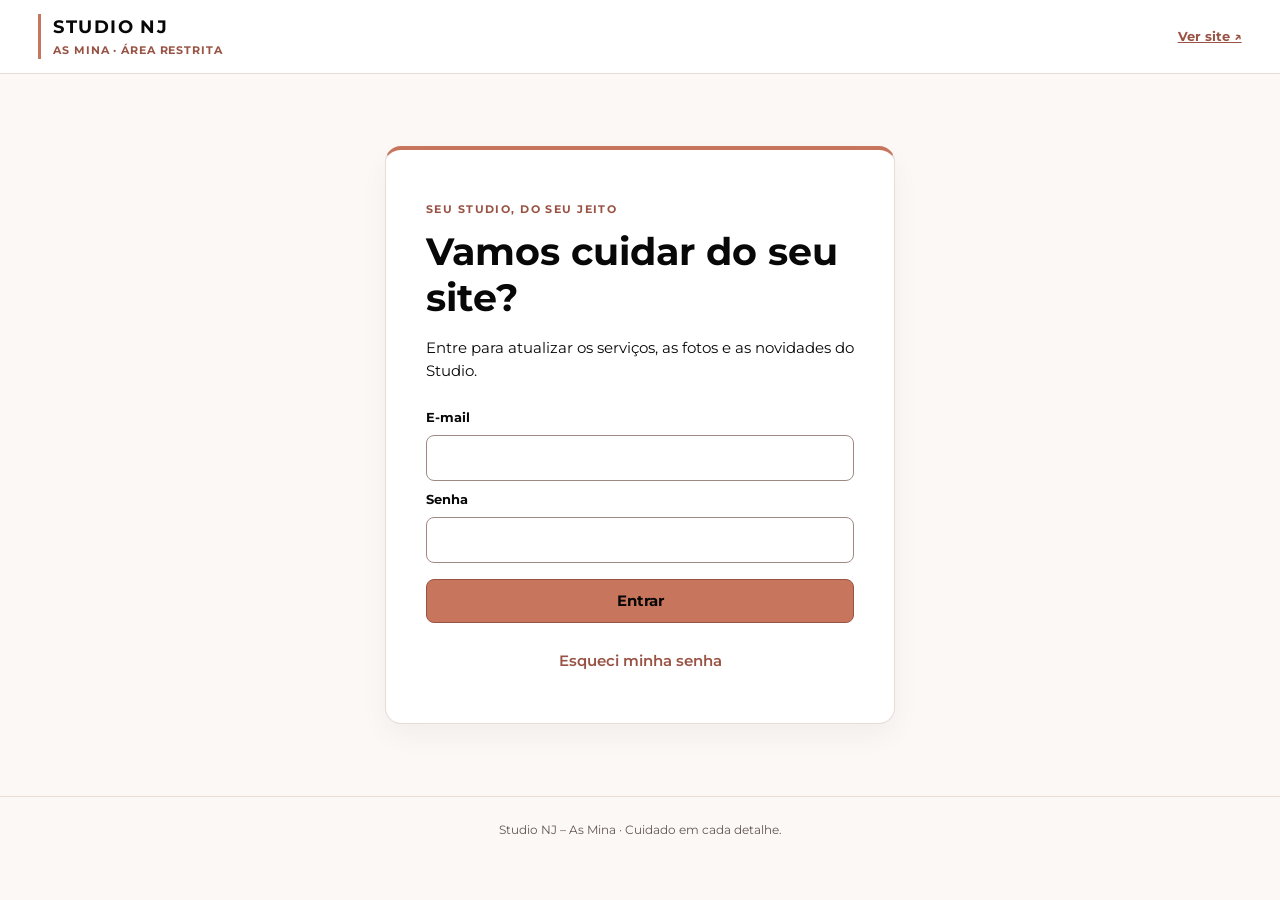
<file: admin/index.html>
<!doctype html><html lang="pt-BR"><head><meta charset="utf-8"><meta name="viewport" content="width=device-width,initial-scale=1"><meta name="robots" content="noindex,nofollow,noarchive"><meta name="referrer" content="no-referrer"><title>Área restrita | Studio NJ – As Mina</title><link rel="icon" href="../imagens/logo-studio-nj.jpeg"><link rel="stylesheet" href="https://fonts.googleapis.com/css2?family=Montserrat:wght@400;500;600;700&amp;display=swap"><link rel="stylesheet" href="../admin.css"><script defer src="../vendor/supabase-2.119.0.js"></script><script type="module" src="../admin.js"></script></head><body>
<a class="pular" href="#conteudo-admin">Pular para o conteúdo</a>
<header class="cabecalho-admin"><a href="../" class="marca-admin">STUDIO NJ <span>AS MINA · ÁREA RESTRITA</span></a><nav aria-label="Ações da conta"><a href="../" target="_blank" rel="noopener noreferrer">Ver site ↗</a><button id="sair" type="button" hidden>Sair</button></nav></header>
<main id="conteudo-admin">
<section id="entrada" class="entrada-admin" aria-labelledby="titulo-entrada"><p class="sobretitulo">SEU STUDIO, DO SEU JEITO</p><h1 id="titulo-entrada">Vamos cuidar do seu site?</h1><p>Entre para atualizar os serviços, as fotos e as novidades do Studio.</p>
<p id="configuracao-aviso" class="aviso" hidden>Não foi possível carregar o acesso administrativo. Atualize a página e tente novamente.</p>
<form id="login" class="form-admin" method="post"><label for="email-login">E-mail</label><input id="email-login" disabled name="email" type="email" autocomplete="username" maxlength="254" required><label for="senha-login">Senha</label><input id="senha-login" disabled name="senha" type="password" autocomplete="current-password" required><button type="submit" class="primario" disabled>Entrar</button><button id="recuperar" disabled type="button" class="texto-botao">Esqueci minha senha</button></form>
<form id="nova-senha" class="form-admin" method="post" hidden><h2>Crie sua nova senha</h2><label for="senha-nova">Nova senha (mínimo de 8 caracteres)</label><input id="senha-nova" name="senha" type="password" minlength="8" autocomplete="new-password" required><label for="senha-confirma">Confirme a nova senha</label><input id="senha-confirma" name="confirmacao" type="password" minlength="8" autocomplete="new-password" required><button type="submit" class="primario">Salvar nova senha</button></form>
</section>
<div id="painel" class="layout-admin" hidden><aside class="menu-admin"><img class="logo-admin" src="../admin/logo.jpeg" width="1023" height="1172" alt="Studio de Beleza NJ As Mina"><p class="sobretitulo">PAINEL DO STUDIO</p><nav id="abas" aria-label="Áreas do painel"></nav><p id="conta-admin" class="conta-admin"></p></aside><section class="area-admin" aria-labelledby="titulo-area"><div class="topo-area"><div><p class="sobretitulo">STUDIO NJ – AS MINA</p><h1 id="titulo-area">Visão geral</h1><p id="descricao-area">Acompanhe as solicitações de atendimento.</p></div><button id="recarregar" type="button">Atualizar dados</button></div><div id="conteudo-painel"></div></section></div>
<p id="mensagem-admin" role="status" aria-live="polite" tabindex="-1" class="mensagem-admin" hidden></p>
</main>
<dialog id="confirmacao" aria-labelledby="titulo-confirmacao"><h2 id="titulo-confirmacao">Confirmar alteração</h2><p id="texto-confirmacao"></p><div class="acoes"><button type="button" id="cancelar-confirmacao">Voltar</button><button type="button" id="aceitar-confirmacao" class="perigo">Confirmar</button></div></dialog>
<noscript><p class="aviso">Ative o JavaScript para entrar no painel. O site público continua disponível no link “Ver site”.</p></noscript>
<footer class="rodape-admin">Studio NJ – As Mina · Cuidado em cada detalhe.</footer>
</body></html>
</file>
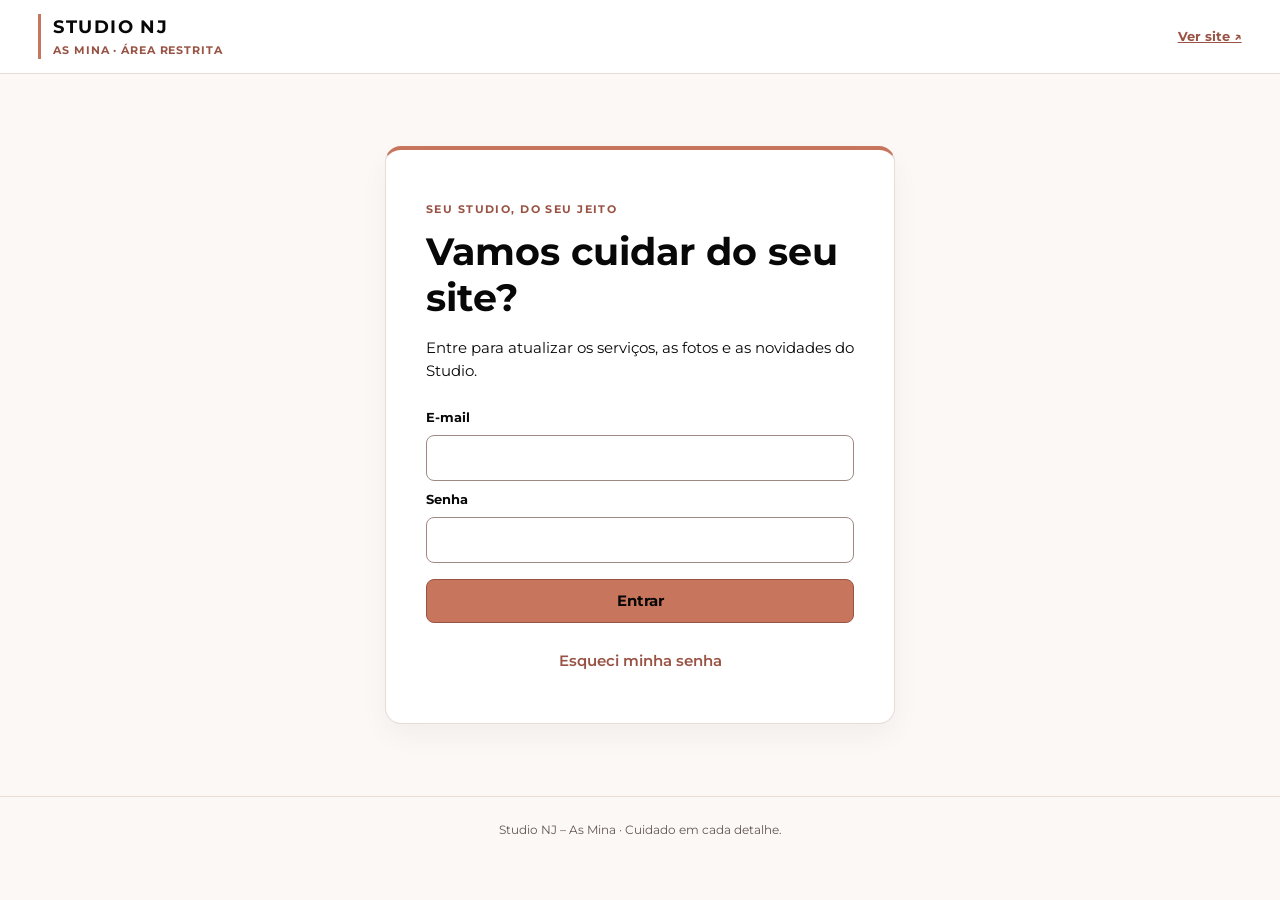
<file: admin.html>
<!doctype html><html lang="pt-BR"><head><meta charset="utf-8"><meta name="viewport" content="width=device-width,initial-scale=1"><meta name="robots" content="noindex,nofollow,noarchive"><meta name="referrer" content="no-referrer"><title>Área restrita | Studio NJ – As Mina</title><link rel="icon" href="./imagens/logo-studio-nj.jpeg"><link rel="stylesheet" href="https://fonts.googleapis.com/css2?family=Montserrat:wght@400;500;600;700&amp;display=swap"><link rel="stylesheet" href="./admin.css"><script defer src="./vendor/supabase-2.119.0.js"></script><script type="module" src="./admin.js"></script></head><body>
<a class="pular" href="#conteudo-admin">Pular para o conteúdo</a>
<header class="cabecalho-admin"><a href="./" class="marca-admin">STUDIO NJ <span>AS MINA · ÁREA RESTRITA</span></a><nav aria-label="Ações da conta"><a href="./" target="_blank" rel="noopener noreferrer">Ver site ↗</a><button id="sair" type="button" hidden>Sair</button></nav></header>
<main id="conteudo-admin">
<section id="entrada" class="entrada-admin" aria-labelledby="titulo-entrada"><p class="sobretitulo">SEU STUDIO, DO SEU JEITO</p><h1 id="titulo-entrada">Vamos cuidar do seu site?</h1><p>Entre para atualizar os serviços, as fotos e as novidades do Studio.</p>
<p id="configuracao-aviso" class="aviso" hidden>Não foi possível carregar o acesso administrativo. Atualize a página e tente novamente.</p>
<form id="login" class="form-admin" method="post"><label for="email-login">E-mail</label><input id="email-login" disabled name="email" type="email" autocomplete="username" maxlength="254" required><label for="senha-login">Senha</label><input id="senha-login" disabled name="senha" type="password" autocomplete="current-password" required><button type="submit" class="primario" disabled>Entrar</button><button id="recuperar" disabled type="button" class="texto-botao">Esqueci minha senha</button></form>
<form id="nova-senha" class="form-admin" method="post" hidden><h2>Crie sua nova senha</h2><label for="senha-nova">Nova senha (mínimo de 8 caracteres)</label><input id="senha-nova" name="senha" type="password" minlength="8" autocomplete="new-password" required><label for="senha-confirma">Confirme a nova senha</label><input id="senha-confirma" name="confirmacao" type="password" minlength="8" autocomplete="new-password" required><button type="submit" class="primario">Salvar nova senha</button></form>
</section>
<div id="painel" class="layout-admin" hidden><aside class="menu-admin"><img class="logo-admin" src="./admin/logo.jpeg" width="1023" height="1172" alt="Studio de Beleza NJ As Mina"><p class="sobretitulo">PAINEL DO STUDIO</p><nav id="abas" aria-label="Áreas do painel"></nav><p id="conta-admin" class="conta-admin"></p></aside><section class="area-admin" aria-labelledby="titulo-area"><div class="topo-area"><div><p class="sobretitulo">STUDIO NJ – AS MINA</p><h1 id="titulo-area">Visão geral</h1><p id="descricao-area">Acompanhe as solicitações de atendimento.</p></div><button id="recarregar" type="button">Atualizar dados</button></div><div id="conteudo-painel"></div></section></div>
<p id="mensagem-admin" role="status" aria-live="polite" tabindex="-1" class="mensagem-admin" hidden></p>
</main>
<dialog id="confirmacao" aria-labelledby="titulo-confirmacao"><h2 id="titulo-confirmacao">Confirmar alteração</h2><p id="texto-confirmacao"></p><div class="acoes"><button type="button" id="cancelar-confirmacao">Voltar</button><button type="button" id="aceitar-confirmacao" class="perigo">Confirmar</button></div></dialog>
<noscript><p class="aviso">Ative o JavaScript para entrar no painel. O site público continua disponível no link “Ver site”.</p></noscript>
<footer class="rodape-admin">Studio NJ – As Mina · Cuidado em cada detalhe.</footer>
</body></html>
</file>
<file: style.css>
/* =========================================
   CORES DO STUDIO NJ
========================================= */

:root {

    --preto: #080808;

    --branco: #ffffff;

    --cobre: #c77a5b;

    --cobre-escuro: #a85e45;

    --cobre-claro: #e2a087;

    --bege: #f7f1ed;

    --cinza: #6d6865;

    --borda: #e7dfda;

}



/* =========================================
   RESET
========================================= */

* {

    margin: 0;

    padding: 0;

    box-sizing: border-box;

}


html {

    scroll-behavior: smooth;

}


body {

    font-family: "Montserrat", Arial, sans-serif;

    color: var(--preto);

    background: var(--branco);

    line-height: 1.6;

}


img {

    max-width: 100%;

    display: block;

}


a {

    text-decoration: none;

    color: inherit;

}


.container {

    width: min(1180px, 90%);

    margin: auto;

}



/* =========================================
   TIPOGRAFIA
========================================= */

h1,
h2,
h3 {

    font-family: "Playfair Display", Georgia, serif;

}


h1 {

    font-size: clamp(3rem, 6vw, 5.5rem);

    line-height: 1.05;

}


h1 span,
h2 span {

    color: var(--cobre);

}


h2 {

    font-size: clamp(2.2rem, 4vw, 3.5rem);

    line-height: 1.1;

}


p {

    color: var(--cinza);

}


.subtitulo {

    color: var(--cobre-escuro);

    font-size: .72rem;

    font-weight: 700;

    letter-spacing: .18em;

}



/* =========================================
   HEADER
========================================= */

.header {

    position: sticky;

    top: 0;

    z-index: 1000;

    background: rgba(255,255,255,.97);

    border-bottom: 1px solid #eee;

}


.header-container {

    min-height: 85px;

    display: flex;

    align-items: center;

    justify-content: space-between;

}


.logo img {

    width: 125px;

}


.menu {

    display: flex;

    align-items: center;

    gap: 28px;

    font-size: .78rem;

    font-weight: 600;

}


.menu a {

    position: relative;

}


.menu a:not(.botao-menu)::after {

    content: "";

    position: absolute;

    bottom: -6px;

    left: 0;

    width: 0;

    height: 2px;

    background: var(--cobre);

    transition: .3s;

}


.menu a:hover::after {

    width: 100%;

}


.botao-menu {

    background: var(--cobre);

    color: white;

    padding: 12px 20px;

    border-radius: 30px;

}


.menu-mobile {

    display: none;

    background: none;

    border: none;

    font-size: 28px;

    cursor: pointer;

}



/* =========================================
   BOTÕES
========================================= */

.botao-principal {

    display: inline-flex;

    align-items: center;

    justify-content: center;

    background: var(--cobre);

    color: white;

    padding: 14px 26px;

    border-radius: 30px;

    font-size: .78rem;

    font-weight: 700;

    transition: .3s;

}


.botao-principal:hover {

    background: var(--cobre-escuro);

    transform: translateY(-2px);

}


.botao-outline {

    display: inline-block;

    border: 1px solid var(--cobre);

    color: var(--cobre-escuro);

    padding: 12px 25px;

    border-radius: 30px;

    font-size: .78rem;

    font-weight: 700;

}


.botao-claro {

    display: inline-block;

    background: white;

    color: var(--cobre-escuro);

    padding: 13px 25px;

    border-radius: 30px;

    font-size: .78rem;

    font-weight: 700;

}



/* =========================================
   HERO
========================================= */

.hero {

    padding: 70px 0;

}


.hero-container {

    display: grid;

    grid-template-columns: 1fr 1.1fr;

    align-items: center;

    gap: 50px;

}


.hero-text p {

    margin: 25px 0 30px;

    font-size: 1.05rem;

}


.hero-imagem {

    height: 580px;

}


.imagem-placeholder {

    height: 100%;

    background:
        linear-gradient(
            135deg,
            #eee3dd,
            #cfa795,
            #806052
        );

    display: flex;

    flex-direction: column;

    align-items: center;

    justify-content: center;

    color: white;

    text-align: center;

    border-radius: 0 0 0 70px;

}


.imagem-placeholder span {

    font-size: .8rem;

    letter-spacing: .15em;

    font-weight: 700;

}


.imagem-placeholder small {

    margin-top: 8px;

}


.servicos-rapidos {

    display: flex;

    gap: 30px;

    margin-top: 50px;

}


.servicos-rapidos div {

    display: flex;

    flex-direction: column;

    align-items: center;

    gap: 5px;

}


.servicos-rapidos span {

    font-size: 25px;

    color: var(--cobre);

}


.servicos-rapidos small {

    font-size: .68rem;

    color: var(--cinza);

}



/* =========================================
   TÍTULOS
========================================= */

.titulo-secao {

    text-align: center;

    max-width: 650px;

    margin: 0 auto 45px;

}


.titulo-secao p {

    margin-top: 10px;

}



/* =========================================
   SERVIÇOS
========================================= */

.servicos {

    padding: 90px 0;

}


.servicos-grid {

    display: grid;

    grid-template-columns:
        repeat(4, 1fr);

    gap: 18px;

}


.card-servico {

    border: 1px solid var(--borda);

    border-radius: 18px;

    overflow: hidden;

    background: white;

    transition: .3s;

}


.card-servico:hover {

    transform: translateY(-5px);

    box-shadow:
        0 15px 35px
        rgba(0,0,0,.08);

}


.foto-servico {

    height: 190px;

    display: flex;

    align-items: center;

    justify-content: center;

    color: white;

    font-size: .7rem;

    letter-spacing: .15em;

}


.cabelo {

    background:
        linear-gradient(
            135deg,
            #6b493d,
            #d99d85
        );

}


.barbearia {

    background:
        linear-gradient(
            135deg,
            #1d1a19,
            #92776b
        );

}


.unhas {

    background:
        linear-gradient(
            135deg,
            #c98772,
            #f1c5b4
        );

}


.sobrancelhas {

    background:
        linear-gradient(
            135deg,
            #73574c,
            #c99c89
        );

}


.conteudo-card {

    text-align: center;

    padding: 20px;

}


.conteudo-card h3 {

    font-size: 1.4rem;

}


.conteudo-card p {

    font-size: .7rem;

    margin: 7px 0 13px;

}


.conteudo-card a {

    color: var(--cobre-escuro);

    font-size: .7rem;

    font-weight: 700;

}


.centralizar {

    text-align: center;

    margin-top: 35px;

}



/* =========================================
   PROMOÇÃO
========================================= */

.promocao {

    background: var(--preto);

    color: white;

    padding: 0;

}


.promocao-container {

    display: grid;

    grid-template-columns: 1fr 1fr;

}


.promocao-imagem {

    min-height: 370px;

    display: flex;

    align-items: center;

    justify-content: center;

    background:
        linear-gradient(
            135deg,
            #4a3028,
            #b8795f
        );

    color: white;

    font-size: .7rem;

    letter-spacing: .15em;

}


.promocao-texto {

    padding: 60px;

}


.promocao-texto h2 {

    margin: 15px 0;

}


.promocao-texto p {

    color: #d4ceca;

    margin-bottom: 28px;

    max-width: 420px;

}



/* =========================================
   SOBRE
========================================= */

.sobre {

    padding: 90px 0;

}


.sobre-container {

    display: grid;

    grid-template-columns:
        1fr 1.1fr .8fr;

    gap: 40px;

    align-items: center;

}


.sobre-texto p {

    margin: 20px 0;

}


.sobre-imagem {

    height: 330px;

    background:
        linear-gradient(
            135deg,
            #ddd0c8,
            #87685b
        );

    color: white;

    display: flex;

    align-items: center;

    justify-content: center;

    border-radius: 20px;

    font-size: .7rem;

    letter-spacing: .15em;

}


.diferenciais {

    display: grid;

    gap: 18px;

}


.diferenciais div {

    font-size: .78rem;

    font-weight: 600;

}


.diferenciais strong {

    color: var(--cobre);

    margin-right: 8px;

}



/* =========================================
   GALERIA
========================================= */

.galeria {

    padding: 90px 0;

    background: var(--bege);

}


.galeria-grid {

    display: grid;

    grid-template-columns:
        repeat(3, 1fr);

    gap: 15px;

}


.galeria-grid div {

    height: 210px;

    display: flex;

    align-items: center;

    justify-content: center;

    color: white;

    font-size: .7rem;

    letter-spacing: .15em;

    border-radius: 12px;

}


.galeria-grid div:nth-child(1) {

    background:
        linear-gradient(
            135deg,
            #3e2923,
            #d59b82
        );

}


.galeria-grid div:nth-child(2) {

    background:
        linear-gradient(
            135deg,
            #a96d58,
            #efc4b4
        );

}


.galeria-grid div:nth-child(3) {

    background:
        linear-gradient(
            135deg,
            #b88b78,
            #664b41
        );

}


.galeria-grid div:nth-child(4) {

    background:
        linear-gradient(
            135deg,
            #1d1b1a,
            #967c70
        );

}


.galeria-grid div:nth-child(5) {

    background:
        linear-gradient(
            135deg,
            #dfa995,
            #895b4d
        );

}


.galeria-grid div:nth-child(6) {

    background:
        linear-gradient(
            135deg,
            #513930,
            #c78d75
        );

}



/* =========================================
   DEPOIMENTOS
========================================= */

.depoimentos {

    padding: 90px 0;

}


.depoimento-box {

    background: var(--bege);

    border-radius: 25px;

    text-align: center;

    padding: 60px 30px;

    max-width: 900px;

}


.estrelas {

    color: var(--cobre);

    font-size: 20px;

    margin: 15px 0;

}


.depoimento-box blockquote {

    font-family:
        "Playfair Display",
        Georgia,
        serif;

    font-size: 1.2rem;

    font-style: italic;

    max-width: 650px;

    margin: auto;

}


.cliente {

    display: block;

    margin-top: 15px;

    font-size: .7rem;

    color: var(--cinza);

}



/* =========================================
   CONTATO
========================================= */

.contato {

    padding: 90px 0;

}


.contato-container {

    display: grid;

    grid-template-columns:
        1fr 1.1fr;

    gap: 60px;

    align-items: center;

}


.contato-info > p {

    margin: 10px 0 30px;

}


.informacoes {

    display: grid;

    gap: 18px;

    margin-bottom: 30px;

}


.informacoes div {

    display: flex;

    flex-direction: column;

}


.informacoes strong {

    color: var(--cobre-escuro);

    font-size: .72rem;

}


.informacoes span {

    color: var(--cinza);

    font-size: .78rem;

}


.mapa {

    height: 360px;

    background:
        linear-gradient(
            135deg,
            #eee9e5,
            #d4c8c1
        );

    border-radius: 20px;

    display: flex;

    flex-direction: column;

    align-items: center;

    justify-content: center;

    text-align: center;

    color: #81736c;

}


.mapa span {

    font-size: 45px;

    color: var(--cobre);

}


.mapa strong {

    font-size: .75rem;

    letter-spacing: .15em;

}


.mapa small {

    max-width: 280px;

    margin-top: 10px;

}



/* =========================================
   AGENDAMENTO
========================================= */

.agendamento {

    background: var(--bege);

    border-top: 1px solid var(--borda);

    border-bottom: 1px solid var(--borda);

}


.agendamento-container {

    min-height: 190px;

    display: flex;

    align-items: center;

    justify-content: space-between;

    gap: 30px;

}


.agendamento h2 {

    margin-top: 5px;

}


.agendamento p {

    font-size: .8rem;

}



/* =========================================
   FOOTER
========================================= */

footer {

    background: var(--preto);

    color: white;

    padding: 30px 0;

}


.footer-container {

    display: grid;

    grid-template-columns:
        1fr auto 1fr;

    align-items: center;

    gap: 20px;

}


.footer-container img {

    width: 100px;

}


.redes {

    display: flex;

    gap: 20px;

}


.redes a {

    color: var(--cobre-claro);

    font-size: .75rem;

}


.footer-container p {

    color: #aaa;

    font-size: .65rem;

    text-align: right;

}



/* =========================================
   TABLET
========================================= */

@media (max-width: 900px) {


    .menu {

        gap: 15px;

    }


    .hero-container {

        grid-template-columns: 1fr;

    }


    .hero-imagem {

        height: 450px;

    }


    .servicos-grid {

        grid-template-columns:
            repeat(2, 1fr);

    }


    .sobre-container {

        grid-template-columns: 1fr 1fr;

    }


    .diferenciais {

        grid-column: 1 / -1;

        grid-template-columns: 1fr 1fr;

    }


    .promocao-container {

        grid-template-columns: 1fr;

    }


    .contato-container {

        grid-template-columns: 1fr;

    }

}



/* =========================================
   CELULAR
========================================= */

@media (max-width: 700px) {


    .container {

        width: 92%;

    }


    .header-container {

        min-height: 70px;

    }


    .logo img {

        width: 100px;

    }


    .menu-mobile {

        display: block;

    }


    .menu {

        position: absolute;

        top: 70px;

        left: 0;

        width: 100%;

        background: white;

        display: none;

        flex-direction: column;

        align-items: stretch;

        padding: 20px;

        border-bottom: 1px solid var(--borda);

    }


    .menu.aberto {

        display: flex;

    }


    .menu a {

        padding: 10px;

    }


    .botao-menu {

        text-align: center;

    }


    .hero {

        padding: 45px 0;

    }


    .hero-container {

        gap: 35px;

    }


    .hero-imagem {

        height: 350px;

    }


    .imagem-placeholder {

        border-radius: 0 0 0 40px;

    }


    .servicos-rapidos {

        justify-content: space-between;

        gap: 8px;

        margin-top: 35px;

    }


    .servicos-grid {

        grid-template-columns: 1fr 1fr;

        gap: 10px;

    }


    .foto-servico {

        height: 140px;

    }


    .conteudo-card {

        padding: 15px 8px;

    }


    .conteudo-card h3 {

        font-size: 1.15rem;

    }


    .conteudo-card p {

        font-size: .6rem;

    }


    .promocao-texto {

        padding: 45px 25px;

        text-align: center;

    }


    .sobre-container {

        grid-template-columns: 1fr;

    }


    .diferenciais {

        grid-template-columns: 1fr;

    }


    .galeria-grid {

        grid-template-columns: 1fr 1fr;

        gap: 9px;

    }


    .galeria-grid div {

        height: 150px;

    }


    .agendamento-container {

        flex-direction: column;

        text-align: center;

        justify-content: center;

        padding: 45px 0;

    }


    .footer-container {

        grid-template-columns: 1fr;

        justify-items: center;

        text-align: center;

    }


    .footer-container p {

        text-align: center;

    }

}



/* =========================================
   CELULARES PEQUENOS
========================================= */

@media (max-width: 390px) {


    h1 {

        font-size: 2.8rem;

    }


    .servicos-grid {

        grid-template-columns: 1fr;

    }


    .foto-servico {

        height: 180px;

    }

}
/* Melhorias de acessibilidade e contatos oficiais. */
:root { --cobre-acao: #964c38; }
html { scroll-padding-top: 110px; }
.logo img { width: auto; height: 84px; object-fit: contain; }
.header-container { min-height: 100px; }
.footer-container img { height: 100px; width: auto; object-fit: contain; background: #fff; padding: 5px; }
.botao-principal, .botao-menu { background: var(--cobre-acao); }
a:focus-visible, button:focus-visible { outline: 3px solid var(--cobre-escuro); outline-offset: 5px; }
.informacoes a { color: var(--cinza); font-size: .85rem; overflow-wrap: anywhere; text-decoration: underline; text-underline-offset: 4px; }
.informacoes a:hover { color: var(--cobre-acao); }
.mapa { overflow: hidden; }
.mapa iframe { width: 100%; height: 100%; border: 0; }
.nota-agendamento { max-width: 90%; margin: 0 auto; padding: 0 0 22px; text-align: center; font-size: .8rem; }
.whatsapp-flutuante { position: fixed; z-index: 1100; right: 20px; bottom: 20px; background: var(--cobre-acao); color: white; padding: 12px 20px; border-radius: 30px; font-size: .85rem; font-weight: 600; box-shadow: 0 4px 18px #0002; }
.pular-conteudo { position: fixed; left: 15px; top: -100px; z-index: 2000; background: #fff; color: #080808; padding: 12px; }
.pular-conteudo:focus { top: 10px; }
.redes { flex-wrap: wrap; justify-content: center; }
footer { padding-bottom: 85px; }
@media (max-width: 900px) {
 .menu-mobile { display: block; min-width: 44px; min-height: 44px; }
 .menu { position: absolute; top: 100%; left: 0; width: 100%; max-height: calc(100dvh - 100px); overflow-y: auto; display: none; flex-direction: column; align-items: stretch; background: white; border-bottom: 1px solid var(--borda); padding: 20px; }
 .menu.aberto { display: flex; }
 .menu a { padding: 10px; }
 .botao-menu { text-align: center; }
}
@media (max-width: 700px) {
 .header-container { min-height: 85px; }
 .logo img { width: auto; height: 72px; }
 html { scroll-padding-top: 95px; }
 h1 { font-size: clamp(2.5rem, 9vw, 3.5rem); }
 .whatsapp-flutuante { right: 12px; bottom: 12px; }
}
@media (prefers-reduced-motion: reduce) {
 html { scroll-behavior: auto; }
 *, *::before, *::after { transition: none !important; animation: none !important; }
}

/* Link oficial do estabelecimento fornecido pela proprietária. */
.mapa iframe { flex: 1; min-height: 0; }
.mapa-aviso { flex: 1; display: grid; place-items: center; padding: 20px; margin: 0; }
.localizacao-oficial { flex: 0 0 auto; width: 100%; padding: 12px 15px; background: #fff; color: var(--cobre-acao); font-size: .8rem; font-weight: 600; text-decoration: underline; }

/* Tabela de valores oficiais por procedimento. */
.precos-servicos { list-style: none; text-align: left; margin-top: 16px; }
.precos-servicos li { display: grid; grid-template-columns: minmax(0, 1fr) auto; align-items: start; gap: 5px 8px; padding: 12px 0; border-top: 1px solid var(--borda); }
.precos-servicos .nome-servico { font-size: .8rem; line-height: 1.5; overflow-wrap: anywhere; }
.precos-servicos strong { font-family: Montserrat, Arial, sans-serif; font-size: .8rem; white-space: nowrap; color: var(--preto); }
.precos-servicos a { grid-column: 1 / -1; display: inline-flex; align-items: center; min-height: 44px; justify-self: start; color: var(--cobre-acao); font-size: .75rem; }
@media (max-width: 700px) { .precos-servicos li { grid-template-columns: minmax(0, 1fr); } .precos-servicos a { grid-column: 1; } }

/* Serviços adicionais sem alongar o cartão ao abrir a página. */
.mais-servicos { margin-top: 8px; text-align: left; }
.mais-servicos summary { cursor: pointer; color: var(--cobre-acao); font-size: .8rem; font-weight: 600; padding: 12px 0; min-height: 44px; }
.mais-servicos summary:focus-visible { outline: 3px solid var(--cobre-escuro); outline-offset: 4px; }
.condicao-servico { display: block; margin-top: 3px; color: var(--cinza); font-size: .72rem; }
.preco-a-partir { display: block; font-size: .65rem; font-weight: 500; }

/* Subcategorias da tabela de Cabelos. */
.subcategoria-servicos { font-size: .85rem; font-weight: 700; color: var(--preto); margin-top: 18px; }
.tabela-cabelos .preco-avaliacao { white-space: normal; max-width: 110px; font-size: .72rem; }

/* Condições da tabela oficial de Nail Design. */
.conteudo-card .observacoes-servicos { font-size: .8rem; line-height: 1.7; margin: 10px 0; text-align: left; }

/* Fotografia real de Nail Design enviada pela proprietária. */
.foto-servico.com-foto { background: none; }
.foto-servico.com-foto img { display: block; width: 100%; height: 100%; object-fit: cover; object-position: center; }

/* Enquadramento da capa de Barbearia com destaque para o corte. */
.foto-servico.barbearia.com-foto img { object-position: center 15%; }

/* Capa de Cabelos com foco no comprimento e nas mechas. */
.foto-servico.cabelo.com-foto img { object-position: center 45%; }

/* Banner da Quarta da Autoestima baseado na arte fornecida. */
.promocao-com-banner { padding: 45px 0; background: #fff; color: var(--preto); border-top: 1px solid var(--borda); border-bottom: 1px solid var(--borda); }
.promocao-com-banner .promocao-container { grid-template-columns: minmax(0, 1fr); }
.banner-quarta-link { display: block; }
.banner-quarta { width: 100%; height: auto; }
.promocao-com-banner .promocao-texto { padding: 25px 15px 10px; text-align: center; }
.promocao-com-banner .promocao-texto h2 { font-size: clamp(1.7rem, 3vw, 2.5rem); }
.promocao-com-banner .promocao-texto p { color: var(--cinza); max-width: 760px; margin: 12px auto 20px; }
.promocao-com-banner .botao-claro { background: var(--cobre-acao); color: #fff; }
@media (max-width: 700px) { .promocao-com-banner { padding: 28px 0; } .promocao-com-banner .promocao-texto { padding: 20px 5px 0; } }

/* Promoções fixas das quartas-feiras, separadas da tabela regular. */
.ofertas-quarta { display: grid; grid-template-columns: repeat(3, minmax(0, 1fr)); gap: 20px; margin: 30px 0 20px; }
.oferta-quarta { display: flex; flex-direction: column; align-items: center; padding: 28px 20px; background: var(--bege); border: 1px solid var(--borda); border-radius: 18px; }
.selo-quarta { color: var(--cobre-acao); font-size: .7rem; text-transform: uppercase; letter-spacing: .1em; font-weight: 700; margin-bottom: 14px; }
.oferta-quarta h3 { font-size: 1.5rem; line-height: 1.3; }
.valor-oferta { display: block; font-size: 2.2rem; color: var(--cobre-acao); margin: 16px 0 4px; }
.promocao-com-banner .oferta-quarta p { font-size: .85rem; margin: 8px 0 22px; }
.oferta-quarta .botao-principal { margin-top: auto; min-height: 44px; }
.promocao-com-banner .condicoes-quarta { font-size: .8rem; }
@media (max-width: 700px) { .ofertas-quarta { grid-template-columns: minmax(0, 1fr); } }

/* Fotografias reais na seção Nosso trabalho. */
#galeria .galeria-grid { grid-template-columns: repeat(3, minmax(0, 1fr)); gap: 18px; }
.trabalho-galeria { margin: 0; background: var(--branco); border: 1px solid var(--borda); border-radius: 12px; overflow: hidden; }
.trabalho-galeria[hidden], .filtros-galeria[hidden] { display: none; }
.ampliar-trabalho { display: block; }
.trabalho-galeria img { width: 100%; height: auto; aspect-ratio: 3 / 4; object-fit: contain; }
.trabalho-galeria figcaption { padding: 14px 12px; font-size: .85rem; font-weight: 600; }
.filtros-galeria { display: flex; flex-wrap: wrap; justify-content: center; gap: 10px; }
.filtros-galeria button { cursor: pointer; padding: 10px 20px; min-height: 44px; border: 1px solid var(--borda); border-radius: 30px; font: inherit; font-size: .85rem; background: #fff; color: var(--preto); }
.filtros-galeria button[aria-pressed="true"] { background: var(--cobre-acao); color: #fff; border-color: var(--cobre-acao); }
.status-galeria { text-align: center; font-size: .8rem; margin: 12px 0 22px; }
.modal-galeria { margin: auto; width: min(920px, 94vw); max-height: 94dvh; border: 0; padding: 15px; border-radius: 12px; background: #fff; }
.modal-galeria::backdrop { background: #000c; }
.modal-galeria .foto-ampliada { width: 100%; height: auto; max-height: 76dvh; object-fit: contain; }
.fechar-galeria { display: block; margin: 0 0 12px auto; min-height: 44px; padding: 8px 18px; border: 0; border-radius: 25px; background: var(--cobre-acao); color: #fff; font: inherit; cursor: pointer; }
#legenda-ampliada { text-align: center; font-size: .9rem; margin-top: 12px; }
@media (max-width: 1000px) { #galeria .galeria-grid { grid-template-columns: repeat(2, minmax(0, 1fr)); } }
@media (max-width: 390px) { #galeria .galeria-grid { grid-template-columns: minmax(0, 1fr); } }

/* Cada categoria ocupa uma coluna, com suas fotografias empilhadas. */
.grupo-galeria { display: flex; flex-direction: column; gap: 18px; min-width: 0; }
.grupo-galeria[hidden] { display: none; }
.grupo-galeria > h3 { text-align: center; color: var(--cobre-acao); font-size: 1.7rem; margin-bottom: 4px; }
@media (max-width: 700px) { #galeria .galeria-grid { grid-template-columns: minmax(0, 1fr); gap: 34px; } }

/* Fotografia real do ambiente, enviada pela proprietária. */
.hero-imagem { min-width: 0; }
.foto-ambiente-principal { display: block; position: relative; height: 100%; overflow: hidden; border-radius: 0 0 0 70px; background: var(--bege); }
.foto-ambiente-principal img { display: block; width: 100%; height: 100%; object-fit: cover; object-position: center 65%; }
.foto-ambiente-principal span { position: absolute; right: 12px; bottom: 12px; max-width: calc(100% - 24px); padding: 10px 16px; border-radius: 24px; background: #fff; color: #222; font-size: .75rem; font-weight: 600; }
.foto-ambiente-principal:focus-visible { outline: 3px solid var(--cobre-acao); outline-offset: 5px; }
@media (max-width: 700px) { .foto-ambiente-principal { border-radius: 0 0 0 40px; } }

/* Equipe e ambiente: seções independentes da galeria de trabalhos. */
.profissionais, .espaco { padding: 80px 0; scroll-margin-top: 110px; }
.profissionais { background: var(--bege); }
.profissionais-grid { display: grid; grid-template-columns: repeat(3,minmax(0,1fr)); gap: 26px; }
.cartao-profissional { min-width: 0; display: flex; flex-direction: column; background: #fff; border: 1px solid var(--borda); border-radius: 20px; overflow: hidden; }
.retrato-profissional { display: block; width: 100%; height: auto; aspect-ratio: 2 / 3; object-fit: cover; }
.perfil-profissional { padding: 25px; display: flex; flex: 1; flex-direction: column; gap: 16px; }
.perfil-profissional h3 { font-size: 1.8rem; line-height: 1.2; }
.perfil-profissional p { font-size: .88rem; line-height: 1.8; overflow-wrap: anywhere; }
.perfil-profissional .cargo-profissional { color: var(--cobre-acao); font-weight: 600; }
.perfil-profissional .botao-principal { margin-top: auto; text-align: center; font-size: .8rem; }
.sobre-espaco { display: block; position: relative; overflow: hidden; }
.sobre-espaco img { width: 100%; height: 100%; object-fit: cover; object-position: center 65%; }
.sobre-espaco span { position: absolute; bottom: 15px; left: 15px; background: #fff; color: #222; border-radius: 20px; padding: 10px 15px; font-size: .8rem; }
.galeria-espaco { max-width: 880px; margin: 0 auto; }
.destaque-espaco { margin: 0; }
.destaque-espaco a { position: relative; display: block; background: var(--bege); border-radius: 20px; overflow: hidden; }
.destaque-espaco img { display: block; width: 100%; height: auto; max-height: 650px; object-fit: contain; }
.ampliar-espaco { position: absolute; bottom: 16px; right: 16px; padding: 10px 15px; background: #fff; color: #222; border-radius: 20px; font-size: .8rem; }
.destaque-espaco figcaption { margin: 14px 0; text-align: center; font-size: .9rem; }
.miniaturas-espaco { display: flex; justify-content: center; gap: 12px; flex-wrap: wrap; }
.miniaturas-espaco button { background: #fff; padding: 4px; border: 2px solid transparent; border-radius: 12px; cursor: pointer; width: 84px; height: 96px; }
.miniaturas-espaco button[aria-pressed="true"] { border-color: var(--cobre-acao); }
.miniaturas-espaco img { display: block; width: 100%; height: 100%; border-radius: 6px; object-fit: cover; }
.instrucao-espaco { text-align: center; margin-top: 14px; font-size: .8rem; color: var(--cinza); }
.modal-espaco { margin: auto; padding: 16px; border: 0; border-radius: 16px; width: min(960px,96vw); max-height: 96dvh; background: #fff; }
.modal-espaco::backdrop { background: #000d; }
.fechar-espaco { display: block; margin: 0 0 12px auto; background: var(--cobre-acao); color: #fff; border: 0; border-radius: 24px; min-height: 44px; padding: 8px 18px; font: inherit; cursor: pointer; }
.visualizador-espaco { display: flex; align-items: center; justify-content: center; gap: 8px; touch-action: pan-y; }
.foto-modal-espaco { display: block; min-width: 0; width: 100%; height: min(70dvh,760px); object-fit: contain; }
.visualizador-espaco button { flex: 0 0 44px; min-height: 44px; border: 1px solid var(--borda); border-radius: 50%; background: #fff; color: var(--cobre-acao); font-size: 2rem; cursor: pointer; }
.modal-espaco [hidden] { display: none; }
#legenda-modal-espaco, .ajuda-modal-espaco { text-align: center; font-size: .85rem; margin-top: 12px; }
.ajuda-modal-espaco { font-size: .75rem; color: var(--cinza); }
.miniaturas-espaco button:focus-visible, .galeria-espaco a:focus-visible, .modal-espaco button:focus-visible { outline: 3px solid var(--cobre-acao); outline-offset: 3px; }
@media (max-width: 1100px) { .profissionais-grid { grid-template-columns: repeat(2,minmax(0,1fr)); } }
@media (max-width: 700px) { .profissionais-grid { grid-template-columns: minmax(0,1fr); } .profissionais, .espaco { padding: 50px 0; } .cartao-profissional { max-width: 480px; margin: 0 auto; width: 100%; } .perfil-profissional { padding: 22px; } .ampliar-espaco { bottom: 10px; right: 10px; } }
.profissionais-grid > .cartao-profissional:only-child { grid-column: 1 / -1; width: 100%; max-width: 440px; justify-self: center; }

/* Apresentação completa da profissional, disponível sem JavaScript. */
.retrato-lyssandra { object-position: center 65%; }
.apresentacao-profissional summary { cursor: pointer; color: var(--cobre-acao); font-size: .88rem; font-weight: 600; padding: 10px 0; }
.apresentacao-profissional summary:focus-visible { outline: 3px solid var(--cobre-acao); outline-offset: 3px; }
.biografia-profissional { display: grid; gap: 14px; padding-top: 12px; }
@media (min-width: 1101px) { .profissionais-grid:has(> .cartao-profissional:nth-child(2):last-child) { grid-template-columns: repeat(2,minmax(0,1fr)); max-width: 906px; margin-inline: auto; } }

/* Foto real de Estética e Beleza alinhada às capas dos serviços. */
.fotos-estetica { display: grid; gap: 4px; background: var(--bege); }
.fotos-estetica figure { margin: 0; }
.fotos-estetica a { display: block; }
.fotos-estetica img { display: block; width: 100%; height: auto; }

.fotos-estetica figure { height: 190px; }
.fotos-estetica a, .fotos-estetica img { height: 100%; }
.fotos-estetica img { object-fit: cover; object-position: center 40%; }

/* Cinco especialidades: três cartões e dois centralizados no computador. */
@media (min-width: 901px) {
 .servicos-grid { grid-template-columns: repeat(6, minmax(0, 1fr)); }
 .servicos-grid > .card-servico { grid-column: span 2; min-width: 0; }
 .servicos-grid > .card-servico:nth-child(4) { grid-column: 2 / span 2; }
 .servicos-grid > .card-servico:nth-child(5) { grid-column: 4 / span 2; }
}
@media (min-width: 701px) and (max-width: 900px) {
 .servicos-grid { grid-template-columns: repeat(2, minmax(0, 1fr)); }
}
@media (max-width: 700px) {
 .servicos-grid { grid-template-columns: minmax(0, 1fr); }
}
.foto-servico.trancas.com-foto img { object-position: center 30%; }

/* Evolução funcional: formulário, filtros e canais complementares. */
[hidden] { display: none !important; }
.controles-servicos, .form-grid { display: grid; grid-template-columns: minmax(0,1fr); gap: 18px; }
.controles-servicos { margin: 28px 0 12px; }
.controles-servicos label, .campo label { display: block; color: #27221f; font-weight: 600; font-size: .88rem; margin-bottom: 8px; }
.controles-servicos input, .controles-servicos select, .campo input, .campo select, .campo textarea { display:block; width:100%; min-width:0; min-height:48px; border:1px solid #9d938c; border-radius:10px; padding:12px; background:#fff; color:#25211f; font:inherit; font-size:1rem; }
.campo textarea { resize:vertical; }
.campo input:focus-visible, .campo select:focus-visible, .campo textarea:focus-visible, .controles-servicos input:focus-visible, .controles-servicos select:focus-visible { outline:3px solid var(--cobre-acao); outline-offset:3px; }
.campo [aria-invalid="true"] { border:2px solid #a32020; }
.erro-campo { display:block; color:#a32020; font-size:.82rem; margin-top:6px; }
.campo small { display:block; color:#544b46; font-size:.8rem; margin-top:7px; }
.status-servicos, .total-servicos { color:#544b46; font-size:.85rem; margin:10px 0; }
.sem-servicos { grid-column:1/-1; text-align:center; padding:28px; }
.skeleton-servicos { display:grid; grid-template-columns:repeat(3,minmax(0,1fr)); gap:20px; margin:20px 0; }
.skeleton-servicos span { height:100px; border-radius:14px; background:linear-gradient(90deg,#e9e1dc,#f7f2ef,#e9e1dc); }
.agendamento-container { display:block; padding-top:60px; padding-bottom:35px; }
.form-atendimento { max-width:850px; margin:28px auto; padding:22px; background:#fff; border:1px solid var(--borda); border-radius:20px; }
.form-instrucoes { color:#544b46; line-height:1.7; margin-bottom:18px; }
.form-atendimento > button { margin-top:12px; cursor:pointer; border:0; font:inherit; font-weight:600; }
button:disabled { cursor:wait; opacity:.7; }
.campo-isca { position:absolute; width:1px; height:1px; overflow:hidden; clip-path:inset(50%); }
.resultado-formulario { padding:18px; border-radius:10px; margin-top:16px; border:1px solid #8b7566; color:#29211c; }
.resultado-formulario a { display:inline-block; margin:14px; color:var(--cobre-acao); text-decoration:underline; }
.resultado-formulario.erro { border-color:#a32020; }
#intervalo-envio { min-height:1.5em; margin:12px 0; color:#544b46; }
.assistente-chamada { margin-top:18px; }
.assistente-chamada p { font-size:.82rem; color:#544b46; margin-top:10px; }
.assistente-chamada a { cursor:pointer; text-align:center; }
.assistente-chamada [aria-disabled="true"] { opacity:.85; }
.canais-agendamento { display:flex; align-items:center; justify-content:center; flex-wrap:wrap; gap:25px; text-align:center; }
.canais-agendamento .assistente-chamada { margin:0; }
.assistente-flutuante { position:fixed; z-index:1100; right:20px; bottom:78px; background:#fff; color:var(--cobre-acao); border:1px solid var(--cobre-acao); padding:12px 18px; border-radius:30px; font-size:.8rem; font-weight:600; box-shadow:0 4px 18px #0002; cursor:pointer; }
.status-horario { display:inline-block; margin-top:8px; padding:4px 10px; border-radius:20px; font-size:.78rem; font-weight:600; color:#7d2929; background:#fff0ec; }
.status-horario[data-aberto="true"] { background:#e6f3e5; color:#235423; }
.precos-servicos .whatsapp-servico { font-size:.7rem; padding-top:0; }
.servicos-grid:has(.card-servico:nth-child(5)) > .card-servico { min-width:0; }
@media(min-width:701px) { .controles-servicos, .form-grid { grid-template-columns:repeat(2,minmax(0,1fr)); } .campo-largo { grid-column:1/-1; } .form-atendimento { padding:30px; } }
@media(max-width:700px) { .assistente-flutuante { right:12px;bottom:72px; } .skeleton-servicos { grid-template-columns:1fr; } .assistente-chamada a { max-width:100%; white-space:normal; } .form-atendimento { padding:18px; } }
/* Filtros podem reduzir a quantidade: a última linha não usa posições antigas. */
@media(min-width:901px) {
 .servicos-grid > .card-servico { grid-column:span 2; }
 .servicos-grid > .card-servico:nth-child(4), .servicos-grid > .card-servico:nth-child(5) { grid-column:span 2; }
 .servicos-grid:has(> .card-servico:nth-child(5):last-child) > .card-servico:nth-child(4) { grid-column:2/span 2; }
 .servicos-grid:has(> .card-servico:nth-child(5):last-child) > .card-servico:nth-child(5) { grid-column:4/span 2; }
}
.capa-servico, .capa-servico a { display:block; width:100%; height:100%; margin:0; }
.capa-servico a:focus-visible { outline-offset:-4px; }

/* Atualização do CMS preserva o conteúdo enquanto a rede responde. */
.cms-carregando{height:8px;max-width:180px;margin:8px auto;background:linear-gradient(90deg,#d9bd79,#fff4d0,#d9bd79);border-radius:4px;animation:cms-pulso 1.4s infinite}.aviso-studio{border-left:3px solid #b9904b;background:#fff5db;color:#624511;padding:12px 16px}.area-restrita{display:inline-block;font-size:11px;opacity:.7;margin:14px;color:inherit}@keyframes cms-pulso{50%{opacity:.35}}@media(prefers-reduced-motion:reduce){.cms-carregando{animation:none}}
.nome-logo-cms{color:var(--dourado,#bc913c);font-family:'Playfair Display',Georgia,serif;font-size:23px;white-space:nowrap}
.hero-container:has(.hero-imagem[hidden]),.sobre-container:has(.sobre-espaco[hidden]){grid-template-columns:1fr}

/* Fotos opcionais cadastradas no painel. */
.foto-item-servico { display: block; width: 100%; max-width: 120px; height: auto; border-radius: 8px; margin-bottom: 8px; }
.oferta-quarta .foto-promocao { width: 100%; height: auto; max-height: 240px; object-fit: contain; border-radius: 8px; margin-bottom: 12px; }
</file>
<file: mina.css>
/* Janela da Mina acima dos atalhos existentes. */
#chat-mina {
    --chat--font-family: Montserrat, sans-serif;
    --chat--color--primary: var(--cobre-acao, #914932);
    --chat--header--background: var(--cobre-acao, #964c38);
    --chat--header--color: #fff;
    --chat--header--padding: 1rem 3.5rem 1rem 1rem;
    --chat--header--border-bottom: 2px solid #bc9454;
    --chat--heading--font-size: 1.3rem;
    --chat--subtitle--font-size: .78rem;
    --chat--body--background: var(--bege, #f7f1ed);
    --chat--message--bot--background: #fff;
    --chat--message--bot--color: #29211c;
    --chat--message--user--background: var(--cobre-acao, #914932);
    --chat--message--user--color: #fff;
    --chat--message--font-size: .88rem;
    --chat--message--border-radius: .85rem;
    --chat--input--font-size: 1rem;
    --chat--input--placeholder--font-size: .85rem;
    --chat--input--send--button--color: var(--cobre-acao, #914932);

    position: fixed;
    inset: auto 20px 132px auto;
    z-index: 1150;
    width: min(420px, calc(100% - 40px));
    height: min(520px, calc(100vh - 148px));
    height: min(520px, calc(100dvh - 148px));
    max-width: none;
    max-height: none;
    margin: 0;
    padding: 0;
    overflow: hidden;
    background: #fff;
    border: 1px solid var(--cobre-acao, #914932);
    border-radius: 18px;
    box-shadow: 0 12px 32px #1d130e33;
    color: #29211c;
}

#chat-mina[open] {
    display: flex;
    flex-direction: column;
}

#chat-mina-widget {
    flex: 1;
    min-height: 0;
}

#chat-mina .chat-body {
    overscroll-behavior: contain;
}

#chat-mina .chat-header p,
#chat-mina .chat-message p {
    color: inherit;
}

#chat-mina .fechar-chat-mina {
    position: absolute;
    top: 8px;
    right: 8px;
    z-index: 1;
    width: 44px;
    height: 44px;
    padding: 0;
    border: 0;
    border-radius: 50%;
    background: #30241d;
    color: #fff;
    font-size: 1.5rem;
    line-height: 1;
    cursor: pointer;
}

#chat-mina .fechar-chat-mina:focus-visible {
    outline-color: #bc9454;
    outline-offset: 2px;
}

#chat-mina-estado {
    margin: 1rem 3.5rem 0 1rem;
    font-size: .9rem;
}

#chat-mina .nota-chat-mina {
    margin: 0;
    padding: .55rem .85rem;
    border-top: 1px solid #e7d7c6;
    background: #fff;
    color: #544b46;
    font-size: .72rem;
    line-height: 1.4;
}

@media (max-width: 700px) {
    #chat-mina {
        right: 12px;
        bottom: 124px;
        width: min(420px, calc(100% - 24px));
        height: min(520px, calc(100vh - 136px));
        height: min(520px, calc(100dvh - 136px));
    }

    #chat-mina[data-teclado] {
        bottom: calc(var(--mina-teclado) + 8px);
        height: min(520px, calc(100dvh - var(--mina-teclado) - 16px));
    }
}
</file>
<file: admin.css>
:root {
  color-scheme: light;
  --preto: #080808;
  --cobre: #995344;
  --cobre-rose: #c8755d;
  --rose: #f19572;
  --branco: #fff;
  --fundo: #fbf8f6;
  --tinta-suave: #625651;
  --borda: #e8dcd7;
  --borda-campo: #9e8a82;
  --erro: #9f302c;
  --sucesso: #1d6242;
  --degrade: linear-gradient(135deg, var(--cobre), var(--cobre-rose));
  --sombra: 0 12px 28px #3520190b;
}

* { box-sizing: border-box; }
[hidden] { display: none !important; }

body {
  margin: 0;
  background: var(--fundo);
  color: var(--preto);
  font: 15px/1.55 Montserrat, Arial, sans-serif;
}

h1, h2, h3 { line-height: 1.2; font-weight: 700; }
h1 { font-size: clamp(1.65rem, 3vw, 2.4rem); margin: 8px 0 12px; }
h2 { font-size: 1.375rem; margin: 4px 0 20px; }
h3 { font-size: 1.125rem; }
a { color: var(--cobre); }
button, input, textarea, select { font: inherit; }
button, a, input, select, textarea { touch-action: manipulation; }

button {
  min-height: 44px;
  padding: 9px 15px;
  border: 1px solid var(--cobre);
  border-radius: 8px;
  background: var(--branco);
  color: var(--preto);
  font-weight: 600;
  cursor: pointer;
  transition: background-color .18s ease, border-color .18s ease, color .18s ease;
}

button:hover:not(:disabled) { background-color: #fff0e9; }
button:disabled { opacity: .65; cursor: not-allowed; }
button.primario {
  border-color: var(--cobre);
  background-color: var(--cobre-rose);
  color: var(--preto);
  font-weight: 700;
}
button.primario:hover:not(:disabled) { background-color: var(--rose); }
button.perigo { color: var(--erro); border-color: var(--erro); }
button.perigo:hover:not(:disabled) { background-color: #fff0ef; }
:focus-visible { outline: 3px solid var(--cobre); outline-offset: 3px; }

.pular { position: fixed; top: -100px; z-index: 20; padding: 12px; background: var(--branco); }
.pular:focus { top: 5px; }

.cabecalho-admin {
  display: flex;
  justify-content: space-between;
  align-items: center;
  flex-wrap: wrap;
  gap: 10px 20px;
  padding: 14px clamp(16px, 3vw, 44px);
  border-bottom: 1px solid var(--borda);
  background: var(--branco);
}

.marca-admin {
  padding-inline-start: 12px;
  border-inline-start: 3px solid var(--cobre-rose);
  color: var(--preto);
  font-size: 1.125rem;
  font-weight: 700;
  letter-spacing: .08em;
  text-decoration: none;
}
.marca-admin span {
  display: block;
  color: var(--cobre);
  font-size: .6875rem;
  font-weight: 700;
  letter-spacing: .08em;
}
.cabecalho-admin nav { display: flex; align-items: center; flex-wrap: wrap; gap: 8px 16px; }
.cabecalho-admin nav a { display: flex; align-items: center; min-height: 44px; font-size: .8125rem; font-weight: 700; }

.entrada-admin {
  width: min(100% - 32px, 510px);
  margin: clamp(24px, 6vw, 72px) auto;
  padding: clamp(20px, 5vw, 40px);
  border: 1px solid var(--borda);
  border-top: 4px solid var(--cobre-rose);
  border-radius: 16px;
  background: var(--branco);
  box-shadow: var(--sombra);
}

.sobretitulo {
  color: var(--cobre);
  font-size: .6875rem;
  font-weight: 700;
  letter-spacing: .13em;
}

.form-admin { display: grid; gap: 8px; margin-top: 24px; }
.form-admin > button { margin-top: 8px; }
.texto-botao { border-color: transparent; color: var(--cobre); }

input, textarea, select {
  width: 100%;
  min-width: 0;
  min-height: 46px;
  padding: 10px;
  border: 1px solid var(--borda-campo);
  border-radius: 8px;
  background: var(--branco);
  color: var(--preto);
}
:is(input, textarea, select):focus { border-color: var(--cobre); }
:is(input, textarea, select)[aria-invalid="true"] { border-color: var(--erro); }
:is(input, textarea, select):disabled { background: #f4efed; }
textarea { min-height: 110px; resize: vertical; }
input[type="checkbox"] { width: 20px; min-height: 20px; accent-color: var(--cobre); flex-shrink: 0; }
label { font-weight: 700; font-size: .8125rem; }

.layout-admin { display: grid; grid-template-columns: 248px minmax(0, 1fr); min-height: 75vh; }
.menu-admin {
  min-width: 0;
  padding: 24px 16px;
  border-top: 3px solid transparent;
  background: linear-gradient(var(--preto), var(--preto)) padding-box, var(--degrade) border-box;
  color: var(--branco);
}
.logo-admin {
  display: block;
  width: 72px;
  height: auto;
  margin: 0 auto 18px;
  border-radius: 8px;
}
.menu-admin .sobretitulo { margin: 0 0 12px; padding-inline: 10px; color: var(--rose); }
.menu-admin nav { display: grid; gap: 6px; }
.menu-admin button {
  display: flex;
  align-items: center;
  gap: 10px;
  min-width: 0;
  padding-inline: 10px;
  border-color: transparent;
  background: transparent;
  color: var(--branco);
  font-size: .8125rem;
  line-height: 1.35;
  text-align: left;
  overflow-wrap: anywhere;
}
.menu-admin button:hover:not(:disabled) { background: #2c201d; }
.menu-admin button[aria-current="page"],
.menu-admin button[aria-current="page"]:hover { background: var(--cobre-rose); color: var(--preto); }
.menu-admin :focus-visible { outline-color: var(--rose); }
.conta-admin {
  margin: 18px 0 0;
  padding: 14px 10px 0;
  border-top: 1px solid #41312c;
  color: #e4d5d0;
  font-size: .75rem;
  overflow-wrap: anywhere;
}

/* Ícones decorativos. Os rótulos e estados das abas continuam no HTML gerado pelo painel. */
.menu-admin button::before, .indicador::before {
  content: "";
  flex: 0 0 17px;
  width: 17px;
  height: 17px;
  background: currentColor;
  mask: var(--icone) center / contain no-repeat;
}
[data-aba="dashboard"], .indicador { --icone: url("data:image/svg+xml,%3Csvg xmlns='http://www.w3.org/2000/svg' viewBox='0 0 24 24' fill='none' stroke='black' stroke-width='2' stroke-linejoin='round'%3E%3Cpath d='M3 3v18h18M7 17v-4h3v4zm5 0V9h3v8zm5 0V5h3v12z'/%3E%3C/svg%3E"); }
[data-aba="estabelecimento"] { --icone: url("data:image/svg+xml,%3Csvg xmlns='http://www.w3.org/2000/svg' viewBox='0 0 24 24' fill='none' stroke='black' stroke-width='2' stroke-linejoin='round'%3E%3Cpath d='M3 10l9-7 9 7M5 9v12h14V9m-9 12v-7h4v7'/%3E%3C/svg%3E"); }
[data-aba="horarios_funcionamento"] { --icone: url("data:image/svg+xml,%3Csvg xmlns='http://www.w3.org/2000/svg' viewBox='0 0 24 24' fill='none' stroke='black' stroke-width='2' stroke-linecap='round'%3E%3Ccircle cx='12' cy='12' r='9'/%3E%3Cpath d='M12 7v5l3 2'/%3E%3C/svg%3E"); }
[data-aba="avisos"] { --icone: url("data:image/svg+xml,%3Csvg xmlns='http://www.w3.org/2000/svg' viewBox='0 0 24 24' fill='none' stroke='black' stroke-width='2' stroke-linejoin='round'%3E%3Cpath d='M3 10v5h5l11 4V5L8 10zm5 5 2 6h3l-2-5'/%3E%3C/svg%3E"); }
[data-aba="servicos"] { --icone: url("data:image/svg+xml,%3Csvg xmlns='http://www.w3.org/2000/svg' viewBox='0 0 24 24' fill='none' stroke='black' stroke-width='2' stroke-linejoin='round'%3E%3Cpath d='M3 4h8l10 10-7 7L3 11z'/%3E%3Ccircle cx='7.5' cy='8.5' r='1'/%3E%3C/svg%3E"); }
[data-aba="profissionais"] { --icone: url("data:image/svg+xml,%3Csvg xmlns='http://www.w3.org/2000/svg' viewBox='0 0 24 24' fill='none' stroke='black' stroke-width='2' stroke-linecap='round'%3E%3Ccircle cx='10' cy='8' r='3'/%3E%3Cpath d='M3 20v-2a4 4 0 0 1 4-4h6a4 4 0 0 1 4 4v2m0-15a3 3 0 0 1 0 6m3 3a4 4 0 0 1 2 4v2'/%3E%3C/svg%3E"); }
[data-aba="promocoes"] { --icone: url("data:image/svg+xml,%3Csvg xmlns='http://www.w3.org/2000/svg' viewBox='0 0 24 24' fill='none' stroke='black' stroke-width='2' stroke-linejoin='round'%3E%3Cpath d='m12 3 2.7 5.5 6.1.9-4.4 4.3 1 6.1-5.4-2.9-5.4 2.9 1-6.1-4.4-4.3 6.1-.9z'/%3E%3C/svg%3E"); }
[data-aba="galeria"] { --icone: url("data:image/svg+xml,%3Csvg xmlns='http://www.w3.org/2000/svg' viewBox='0 0 24 24' fill='none' stroke='black' stroke-width='2' stroke-linejoin='round'%3E%3Crect x='3' y='4' width='18' height='16' rx='2'/%3E%3Ccircle cx='8' cy='9' r='1'/%3E%3Cpath d='m4 17 4-4 3 3 5-6 5 5'/%3E%3C/svg%3E"); }
[data-aba="site_conteudo"] { --icone: url("data:image/svg+xml,%3Csvg xmlns='http://www.w3.org/2000/svg' viewBox='0 0 24 24' fill='none' stroke='black' stroke-width='2' stroke-linejoin='round'%3E%3Cpath d='M5 3h10l4 4v14H5zM9 11h6m-6 4h6'/%3E%3C/svg%3E"); }
[data-aba="contatos"] { --icone: url("data:image/svg+xml,%3Csvg xmlns='http://www.w3.org/2000/svg' viewBox='0 0 24 24' fill='none' stroke='black' stroke-width='2' stroke-linejoin='round'%3E%3Cpath d='M3 5h18v12H9l-6 4zm4 4h10m-10 4h7'/%3E%3C/svg%3E"); }

.area-admin { min-width: 0; padding: clamp(16px, 3vw, 36px); }
.topo-area {
  display: flex;
  justify-content: space-between;
  align-items: flex-start;
  flex-wrap: wrap;
  gap: 12px 20px;
  margin-bottom: 22px;
  padding: clamp(16px, 3vw, 26px);
  border: 1px solid var(--borda);
  border-left: 4px solid var(--cobre-rose);
  border-radius: 12px;
  background: var(--branco);
  box-shadow: var(--sombra);
}
.topo-area p { margin: 0; }
#descricao-area { color: var(--tinta-suave); }

.acoes { display: flex; flex-wrap: wrap; gap: 8px; margin: 15px 0; }
.cartao-admin, .indicador {
  padding: clamp(16px, 3vw, 24px);
  border: 1px solid var(--borda);
  border-radius: 12px;
  background: var(--branco);
  box-shadow: var(--sombra);
}
.cartao-admin { margin-bottom: 18px; }
.indicador { display: flex; align-items: center; flex-wrap: wrap; gap: 10px; font-weight: 700; }
.indicador::before { color: var(--cobre-rose); }
.indicador strong { font-size: clamp(1.5rem, 4vw, 2rem); color: var(--preto); font-variant-numeric: tabular-nums; }
.grid-indicadores, .grid-dashboard { display: grid; gap: 14px; }
.grid-indicadores { grid-template-columns: repeat(auto-fit, minmax(min(100%, 135px), 1fr)); }
.grid-dashboard { grid-template-columns: repeat(2, minmax(0, 1fr)); margin-top: 22px; }
.barras { list-style: none; padding: 0; }
.barras li { margin: 14px 0; }
.barras span { display: flex; justify-content: space-between; gap: 12px; font-size: .75rem; }
.barras meter { width: 100%; height: 16px; accent-color: var(--cobre); }

.campos-admin { display: grid; grid-template-columns: repeat(2, minmax(0, 1fr)); gap: 18px; }
.campo-admin { display: grid; align-content: start; gap: 6px; min-width: 0; }
.campo-admin.largo { grid-column: 1 / -1; }
.ajuda { color: var(--tinta-suave); font-size: .8125rem; }
.erro-campo { color: var(--erro); font-size: .75rem; }
.mensagem-admin {
  position: fixed;
  z-index: 15;
  bottom: 18px;
  left: 50%;
  transform: translateX(-50%);
  width: min(90vw, 720px);
  padding: 14px 22px;
  border: 1px solid var(--sucesso);
  border-radius: 8px;
  background: #f5fcf7;
  box-shadow: var(--sombra);
  white-space: pre-wrap;
  overflow-wrap: anywhere;
  pointer-events: none;
}
.mensagem-admin.erro { background: #fff4f1; border-color: var(--erro); color: #7a2421; }
.aviso {
  padding: 16px;
  border: 1px solid var(--borda);
  border-left: 3px solid var(--cobre-rose);
  border-radius: 8px;
  background: #fff5ef;
  color: #633d31;
}

.tabela-container {
  overflow: auto;
  border: 1px solid var(--borda);
  border-radius: 12px;
  background: var(--branco);
  box-shadow: var(--sombra);
}
table { width: 100%; border-collapse: collapse; font-size: .8125rem; }
th, td { padding: 12px clamp(8px, 1.5vw, 16px); text-align: left; vertical-align: top; }
th {
  border-bottom: 1px solid var(--borda);
  background: #f7ebe6;
  font-size: .6875rem;
  font-weight: 700;
  letter-spacing: .06em;
  text-transform: uppercase;
}
td { max-width: 360px; border-bottom: 1px solid var(--borda); overflow-wrap: anywhere; }
tbody tr:nth-child(even) { background: #fdfaf8; }
tbody tr:focus-within { background: #fff2eb; }
tbody tr:last-child td { border-bottom: 0; }
td button { margin: 2px; min-height: 40px; padding: 5px 9px; font-size: .75rem; }
td small { display: block; color: var(--tinta-suave); }
td img { display: block; width: 56px; max-width: 100%; height: 64px; margin-bottom: 6px; border-radius: 6px; object-fit: cover; }
td a { font-weight: 700; }
.tabela-container > button { margin: 12px; }

/* As seis colunas das solicitações conservam a ordem e a rolagem da própria tabela. */
table:has(th:nth-child(6)) { min-width: 690px; }
table:has(th:nth-child(6)) td select { min-width: 150px; font-size: .8125rem; }

.filtros-admin { display: flex; align-items: end; flex-wrap: wrap; gap: 12px; margin: 20px 0; }
.filtros-admin label { display: grid; gap: 7px; flex: 1 1 175px; min-width: 0; }
.foto-preview { max-width: min(100%, 240px); max-height: 250px; margin-top: 10px; border-radius: 8px; object-fit: contain; }
.check-label { display: flex; align-items: center; gap: 10px; font-weight: 400; }
.check-servicos {
  display: grid;
  grid-template-columns: repeat(2, minmax(0, 1fr));
  gap: 8px;
  max-height: 260px;
  overflow: auto;
  padding: 16px;
  border: 1px solid var(--borda);
  border-radius: 8px;
  background: var(--fundo);
}
.horario-dia {
  display: grid;
  grid-template-columns: minmax(120px, 1fr) repeat(2, minmax(0, 1fr));
  align-items: end;
  gap: 12px;
  padding: 13px 0;
  border-bottom: 1px solid var(--borda);
}
fieldset { min-width: 0; margin: 0 0 16px; padding: 16px; border: 1px solid var(--borda); border-radius: 8px; }
legend { padding: 0 8px; font-weight: 700; }
.skeleton-admin { height: 120px; border-radius: 12px; background: linear-gradient(90deg, #f0e5e0, #fff9f6, #f0e5e0); animation: pulso 1.5s infinite; }
.skeleton-conteudo { opacity: .65; }
.rodape-admin { padding: 24px; border-top: 1px solid var(--borda); color: var(--tinta-suave); font-size: .75rem; text-align: center; }
dialog { width: min(calc(100% - 32px), 500px); padding: 24px; border: 1px solid var(--borda); border-radius: 12px; color: var(--preto); }
dialog::backdrop { background: #080808a6; }
.vazio { padding: 24px; color: var(--tinta-suave); text-align: center; }
.contador { font-size: .75rem; }
.badge {
  display: inline-block;
  margin-top: 4px;
  padding: 3px 8px;
  border: 1px solid var(--borda);
  border-radius: 999px;
  background: #fff1ea;
  color: #633d31;
  font-size: .6875rem;
  font-weight: 700;
}
.lista-avisos .campos-admin { margin-bottom: 12px; }
@keyframes pulso { 50% { opacity: .45; } }

@media (max-width: 960px) {
  .layout-admin { grid-template-columns: 210px minmax(0, 1fr); }
  .grid-dashboard { grid-template-columns: 1fr; }
}

@media (max-width: 800px) {
  .layout-admin { grid-template-columns: minmax(0, 1fr); }
  .menu-admin { padding: 16px; }
  .logo-admin { width: 56px; margin: 0 0 10px 10px; }
  .menu-admin nav { grid-template-columns: repeat(3, minmax(0, 1fr)); }
  .menu-admin button { border-color: #41312c; }
  .conta-admin { margin-top: 12px; padding-top: 10px; }
  .campos-admin, .check-servicos { grid-template-columns: 1fr; }
}

@media (max-width: 520px) {
  .menu-admin nav { grid-template-columns: repeat(2, minmax(0, 1fr)); }
  .horario-dia { grid-template-columns: repeat(2, minmax(0, 1fr)); }
  .horario-dia > .check-label { grid-column: 1 / -1; }
}

@media (prefers-reduced-motion: reduce) {
  *, *::before, *::after { animation: none !important; transition: none !important; }
}
</file>
